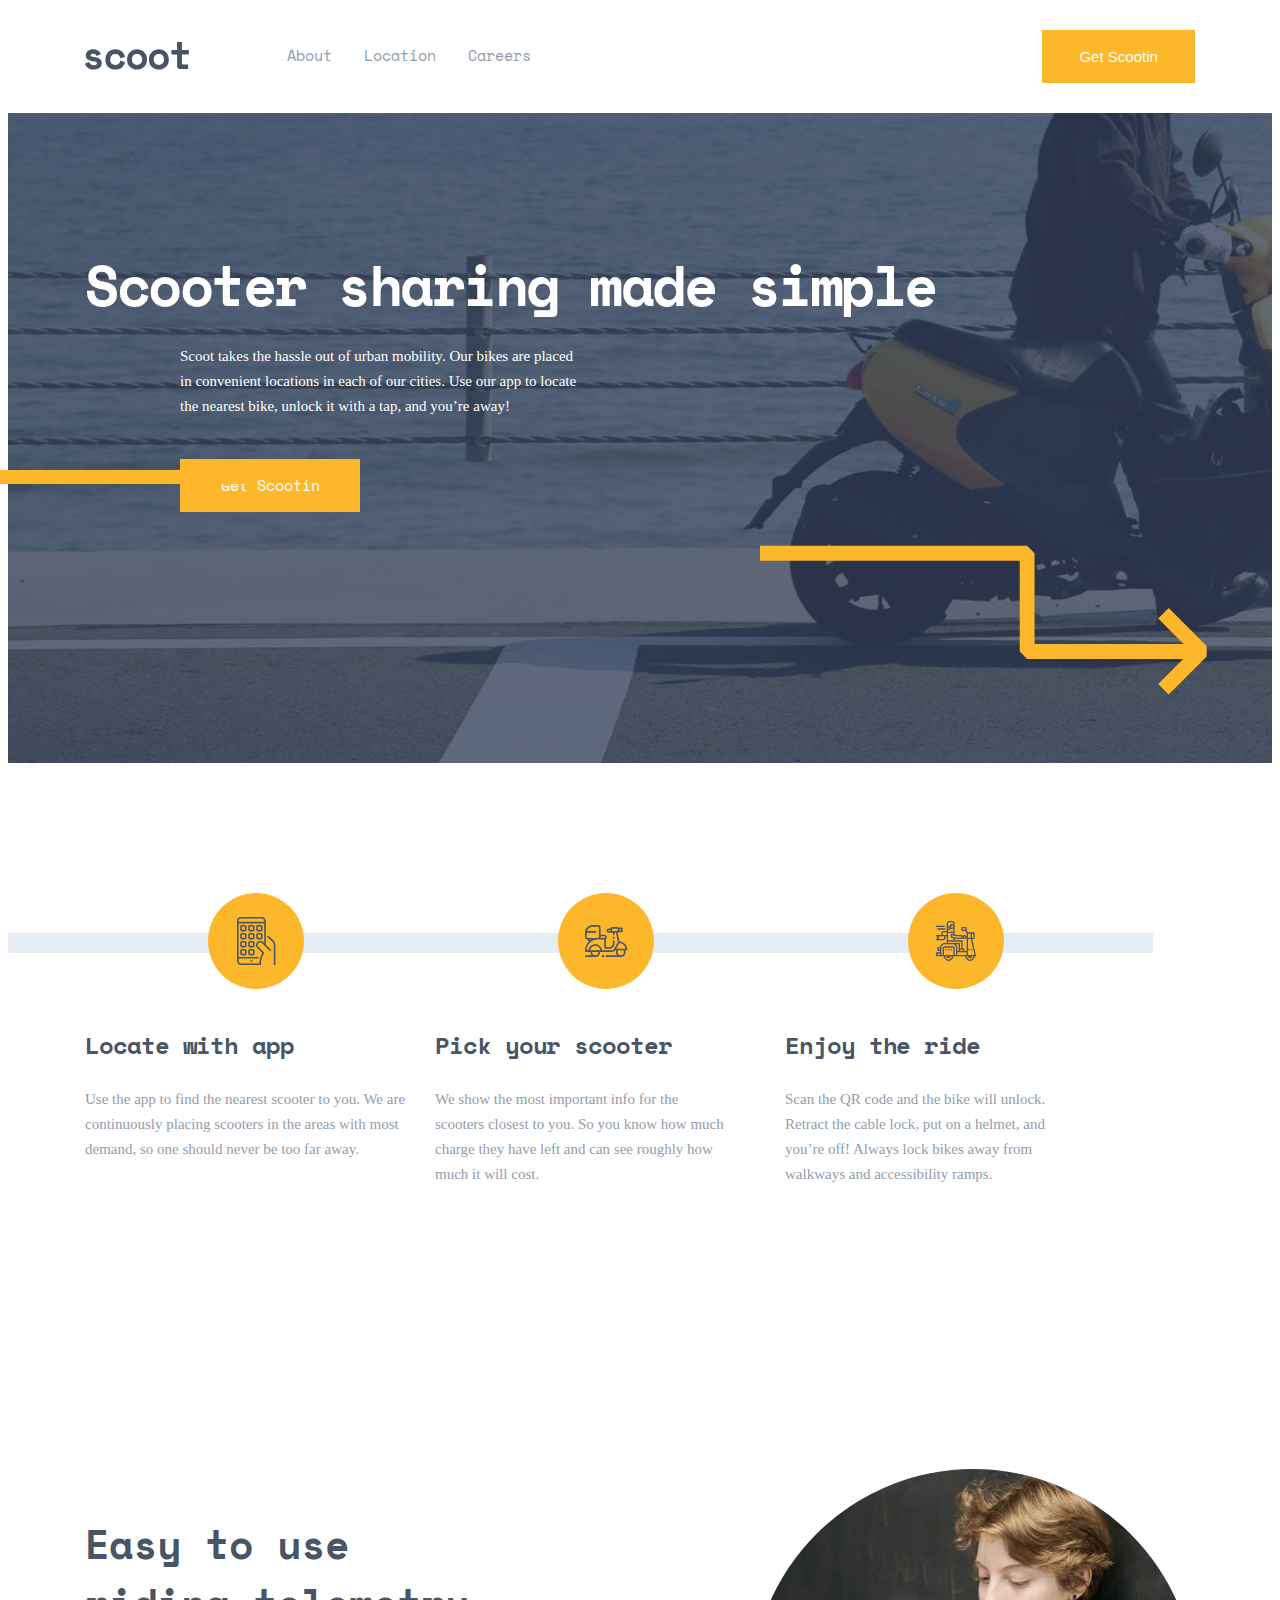
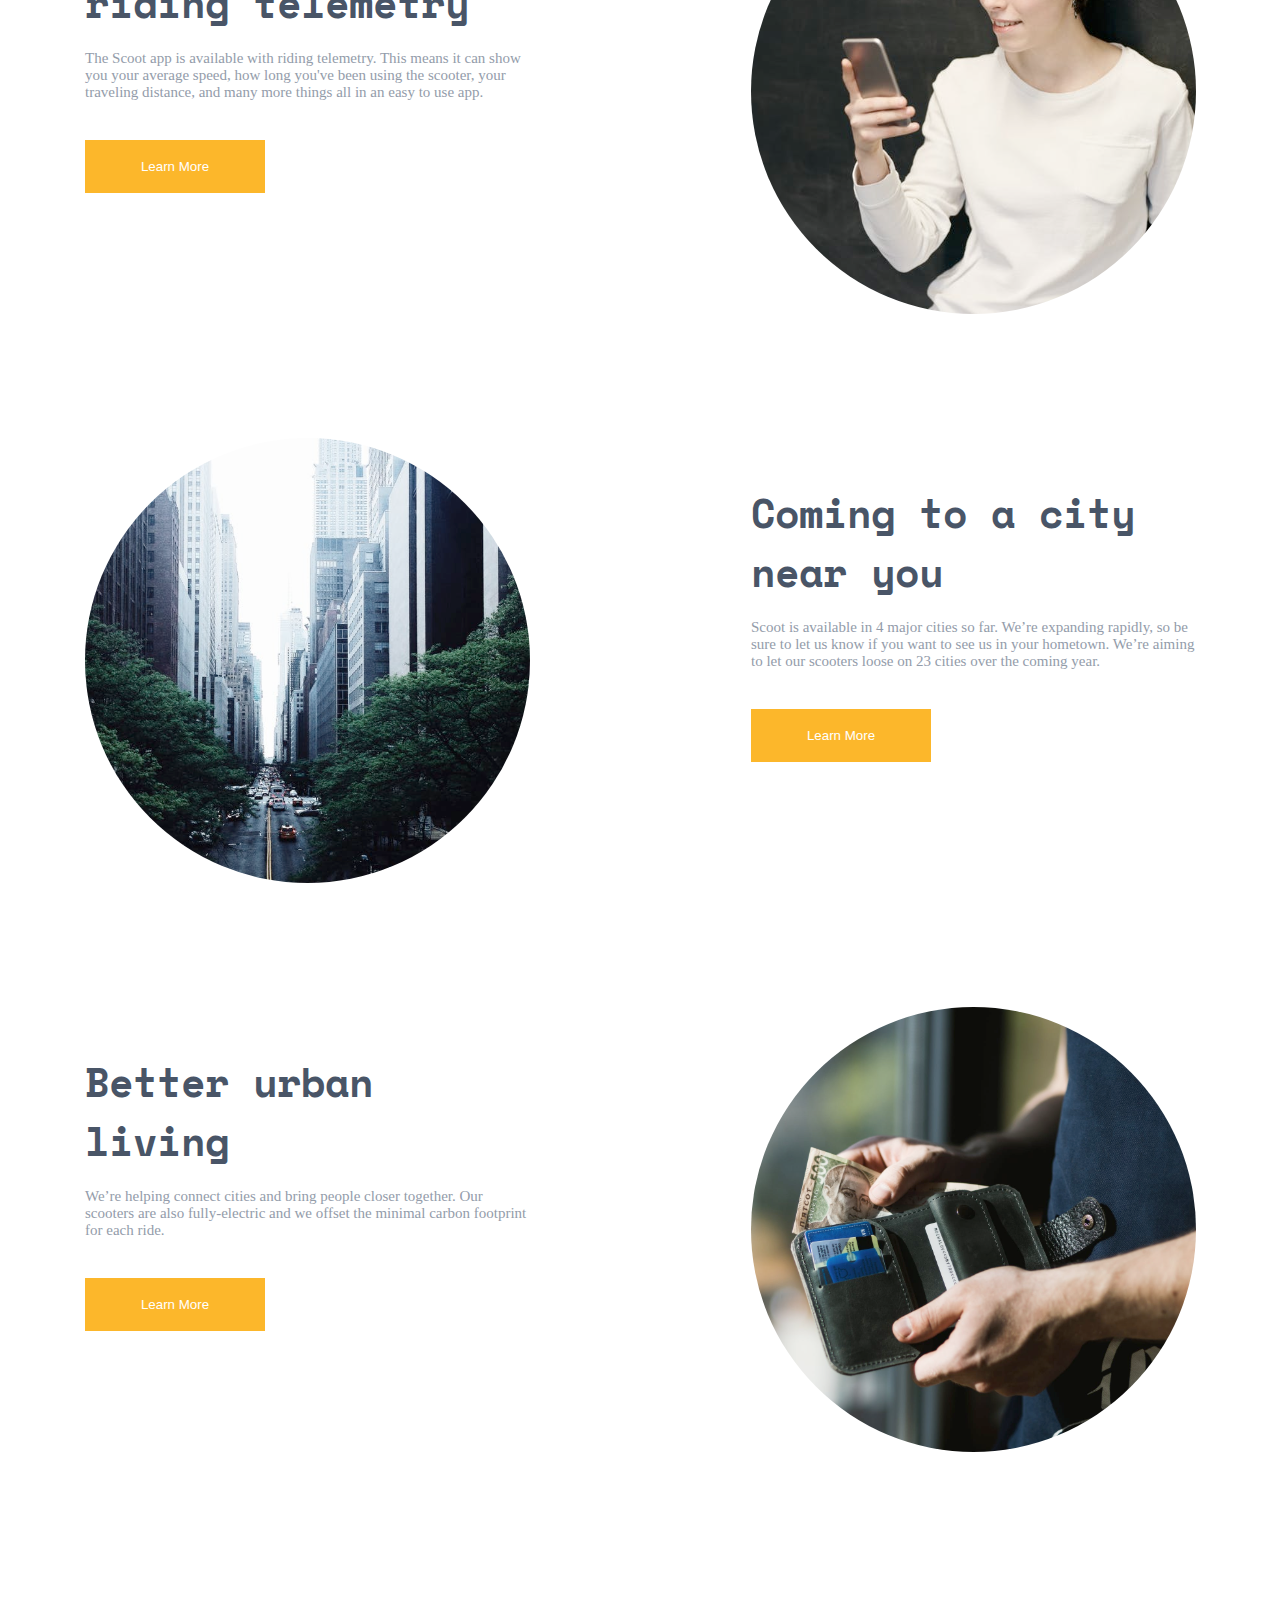
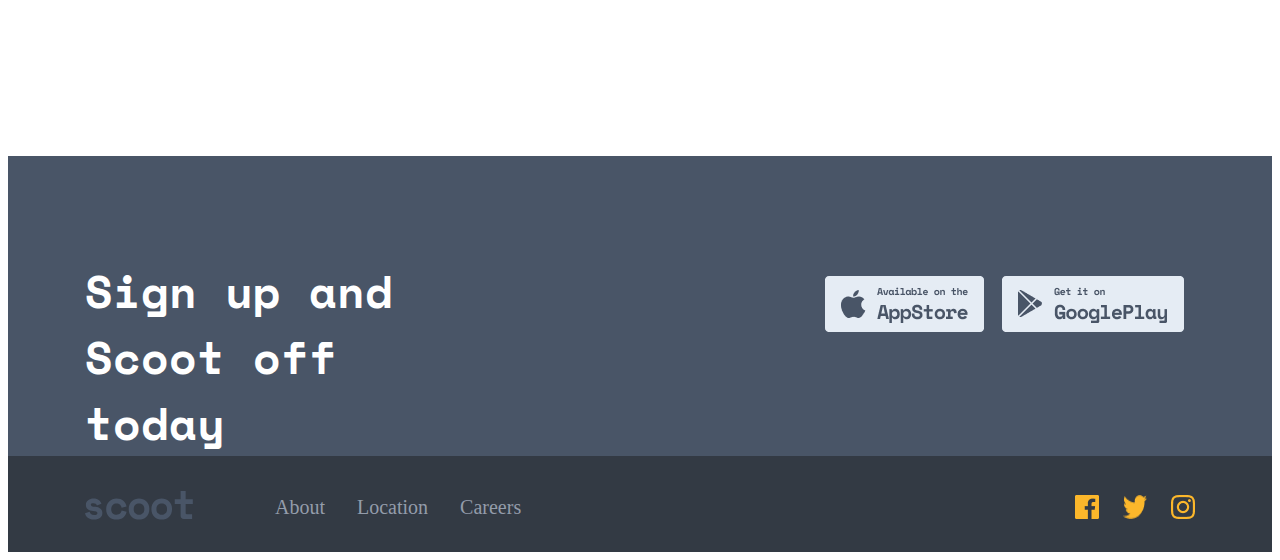
<file: index.html>
<!DOCTYPE html>
<html lang="en">

<head>
  <meta charset="UTF-8" />
  <meta http-equiv="X-UA-Compatible" content="IE=edge" />
  <meta name="viewport" content="width=device-width, initial-scale=1.0" />
  <link rel="preconnect" href="https://fonts.googleapis.com">
  <link rel="preconnect" href="https://fonts.gstatic.com" crossorigin>
  <link href="https://fonts.googleapis.com/css2?family=Lexend+Deca&family=Space+Mono:wght@400;700&display=swap"
    rel="stylesheet">
  <link rel="stylesheet" href="./css/style.min.css" />
  <title>Index</title>
</head>

<body>
  <header>
    <div class="container">
      <nav class="nav">
        <img src="./images/scoot.svg" alt="" class="nav__logo" />
        <!-- <img src="./images/menu.png" alt="" class="nav__menu"> -->
        <ul class="nav__ul">
          <li class="nav__ul_li">
            <a href="about.html" class="nav__ul_li-link">About</a>
          </li>
          <li class="nav__ul_li">
            <a href="locations.html" class="nav__ul_li-link">Location</a>
          </li>
          <li class="nav__ul_li">
            <a href="careers.html" class="nav__ul_li-link">Careers</a>
          </li>
        </ul>
        <button class="nav__btn">Get Scootin</button>
      </nav>
    </div>
  </header>
  <main>
    <!-- INTRO SECTION START -->
    <section class="intro">
      <div class="container">

        <h1 class="intro__h1">Scooter sharing  made simple</h1>
        <!-- <div class="intro__hr"></div> -->

        <p class="intro__p">
          Scoot takes the hassle out of urban mobility. Our bikes are placed
          in convenient locations in each of our cities. Use our app to locate
          the nearest bike, unlock it with a tap, and you’re away!
        </p>
        <div class="intro__hr">
        </div>
        <img src="./images/Group 8 Copy.svg" alt="" class="intro__img">
        <button class="intro__btn">Get Scootin</button>
        </hr>
      </div>
    </section>
    <!-- INTRO SECTION END -->
    <!-- HERO SECTION START -->
    <section class="hero">
      <div class="container">
      
        <div class="hero__text">
          <div class="hero__text_card">
            <img src="./images/Group 8.svg" alt="" class="hero__text_card-img">
            <h3 class="hero__text_card-h1">Locate with app</h3>
            <p class="hero__text_card-p">
              Use the app to find the nearest scooter to you. 
              We are continuously placing scooters in the
              areas with most demand, so one should never 
              be too far away.
            </p>
          </div>
          <div class="hero__text_card">
            <img src="./images/Group 9.svg" alt="" class="hero__text_card-img">
            <h3 class="hero__text_card-h1">Pick your scooter</h3>
            <p class="hero__text_card-p">
              We show the most important info for the <br />
              scooters closest to you. So you know how much <br />
              charge they have left and can see roughly how <br />
              much it will cost.
            </p>
          </div>
          <div class="hero__text_card">
            <img src="./images/Group 10.svg" alt="" class="hero__text_card-img">
            <h3 class="hero__text_card-h1">Enjoy the ride</h3>
            <p class="hero__text_card-p">
              Scan the QR code and the bike will unlock. <br />
              Retract the cable lock, put on a helmet, and <br />
              you’re off! Always lock bikes away from <br />
              walkways and accessibility ramps.
            </p>
          </div>
        </div>
        <div class="hero__oval">
          <img src="./images/Group 8.svg" alt="" class="hero__oval_img-1" />
          <img src="./images/Group 9.svg" alt="" class="hero__oval_img-2" />
          <img src="./images/Group 10.svg" alt="" class="hero__oval_img-3" />
        </div>
       
        </div>
      </div>
    </section>
    <!-- HERO SECTION END -->
    <!-- MAIN SECTION START -->
    <section class="main">
      <div class="container">
        
          <div class="main__block">
            
            <div class="main__block--grid">
              <h3>Easy to use
                riding telemetry</h3>
              <p>The Scoot app is available with riding telemetry. This means it can show you your average speed, how
                long you've been using the scooter, your traveling distance, and many more things all in an easy to use
                app.</p>
            <button>
                  Learn More
                </button>
            </div>
            <div class="main__block--grid">
              <img src="./images/Bitmap1.svg" alt="">
            </div>
           
            <div class="main__block--grid">
              <img src="./images/batmap2.svg" alt="">
            </div>
            <div class="main__block--grid">
              <h3>Coming to a city near you</h3>
              <p>Scoot is available in 4 major cities so far. We’re expanding rapidly, so be sure to let us know if you
                want to see us in your hometown. We’re aiming to let our scooters loose on 23 cities over the coming
                year.</p>
                <button>
                  Learn More
                </button>
            </div>
            <div class="main__block--grid">
              <h3>Better urban living</h3>
              <p>We’re helping connect cities and bring people closer  together. Our scooters are also
                fully-electric and we offset the minimal carbon footprint for each ride.</p>
                <button>
                  Learn More
                </button>
            </div>
            <div class="main__block--grid">
              <img src="./images/Bitmap3.svg" alt="">
            </div>
            </div>
          </div>


    </section>
    <!-- ===========FOOTER START=========== -->

    <footer class="footer">
      <div class=" footer__block1">
        <div class="container">
          <h2 class="footer__block1_h2">
            Sign up and Scoot off today
          </h2>
          <div class="footer__block1_wrapper">
            <div class="footer__block1_apple">
              <img src="./images//Group 28.png" alt="" class="footer__block1_apple">

            </div>


            <div class="footer__block1_google">
              <img src="./images/Group 29.png" alt="" class="footer__block1_google">
            </div>
          </div>
        </div>
      </div>

      <div class="footer__block2">
        <div class="container">
          <div class="footer__block_wrapper">
            <img src="./images/scoot.svg" alt="" class="footer__block2_img">
            <ul class="footer__block2_ul">
              <li class="footer__block2_ul-li"><a href="about.html" class="footer__block2_link">About</a></li>
              <li class="footer__block2_ul-li"><a href="locations.html" class="footer__block2_link">Location</a></li>
              <li class="footer__block2_ul-li"><a href="careers.html" class="footer__block2_link">Careers</a></li>
            </ul>
          </div>
          <div class="footer__block2_wrapper2">
            <img src="./images/Path.png" alt="" class="footer__block2_facebook">

            <img src="./images/twitter.png" alt="" class="footer__block2_twitter">
            <img src="./images/insta.png" alt="" class="footer__block2_insta">
          </div>
        </div>
      </div>
    </footer>
  </main>
</body>

</html>
</file>
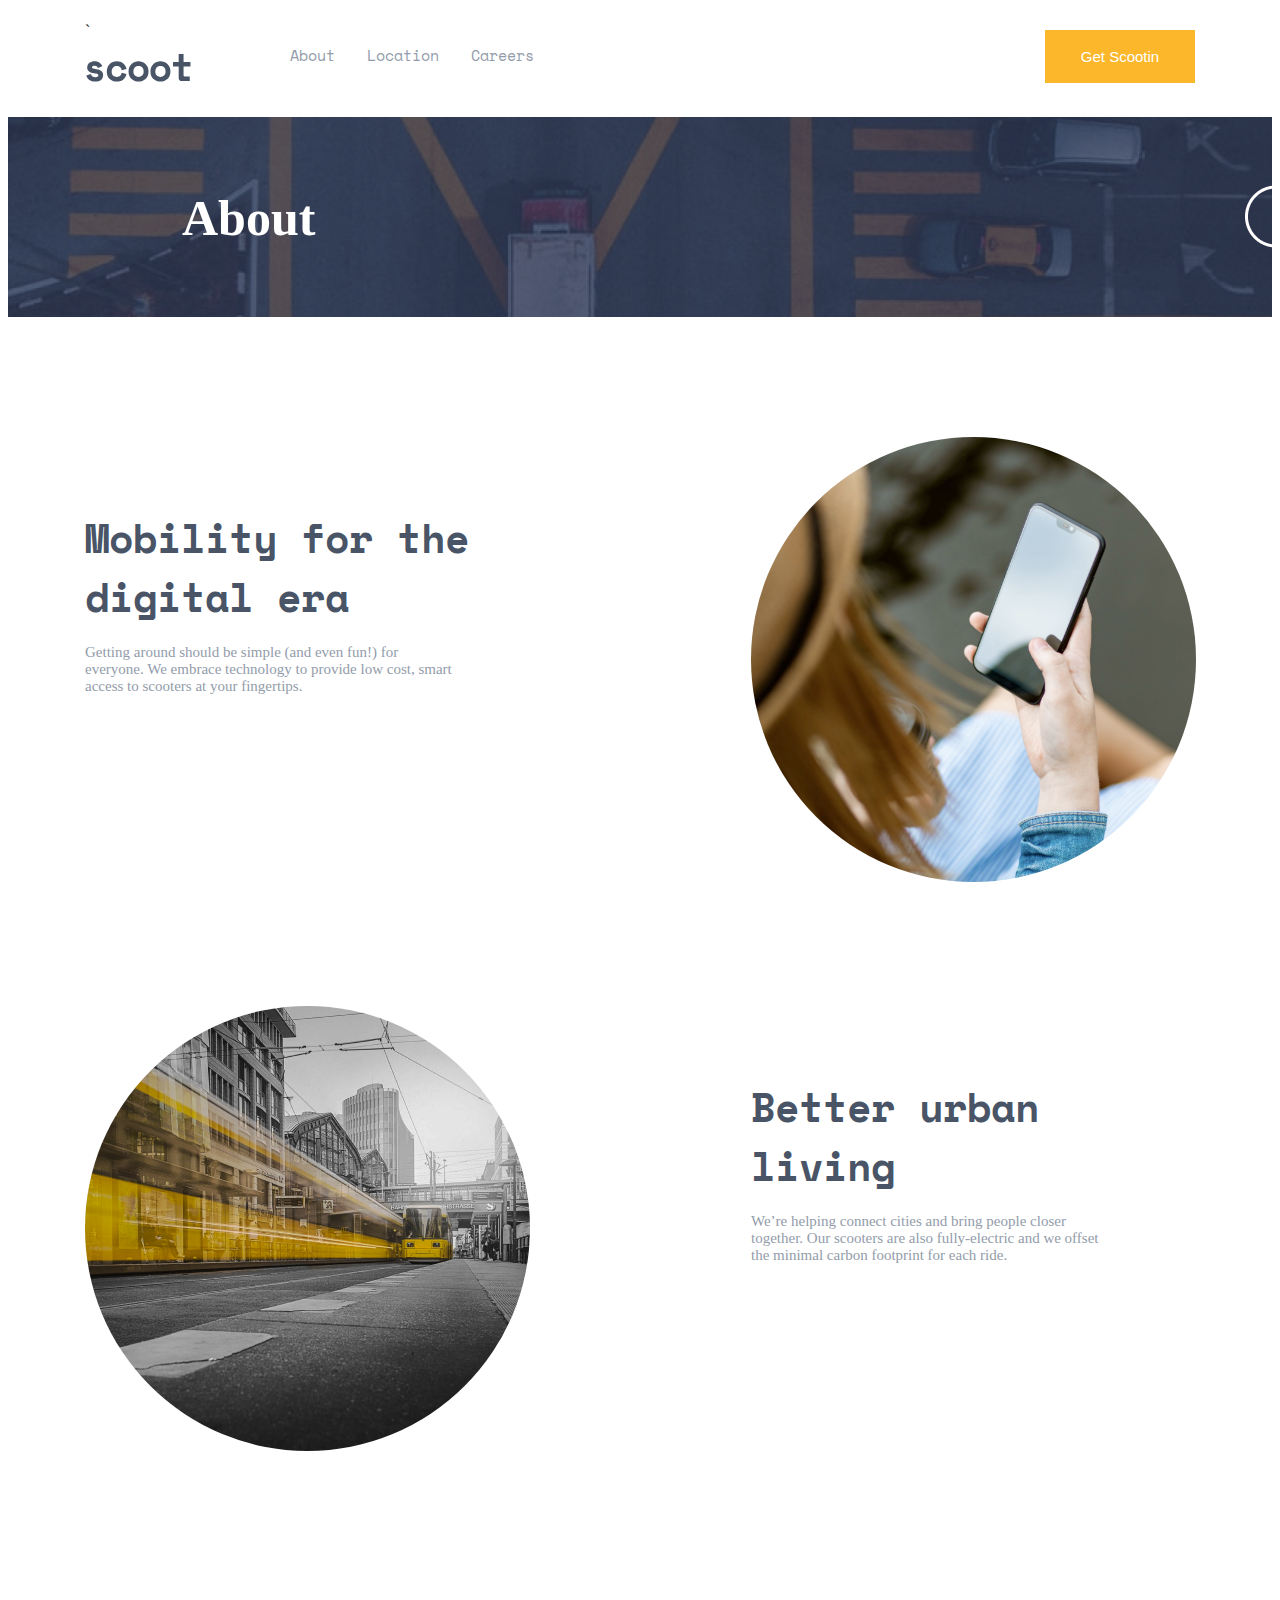
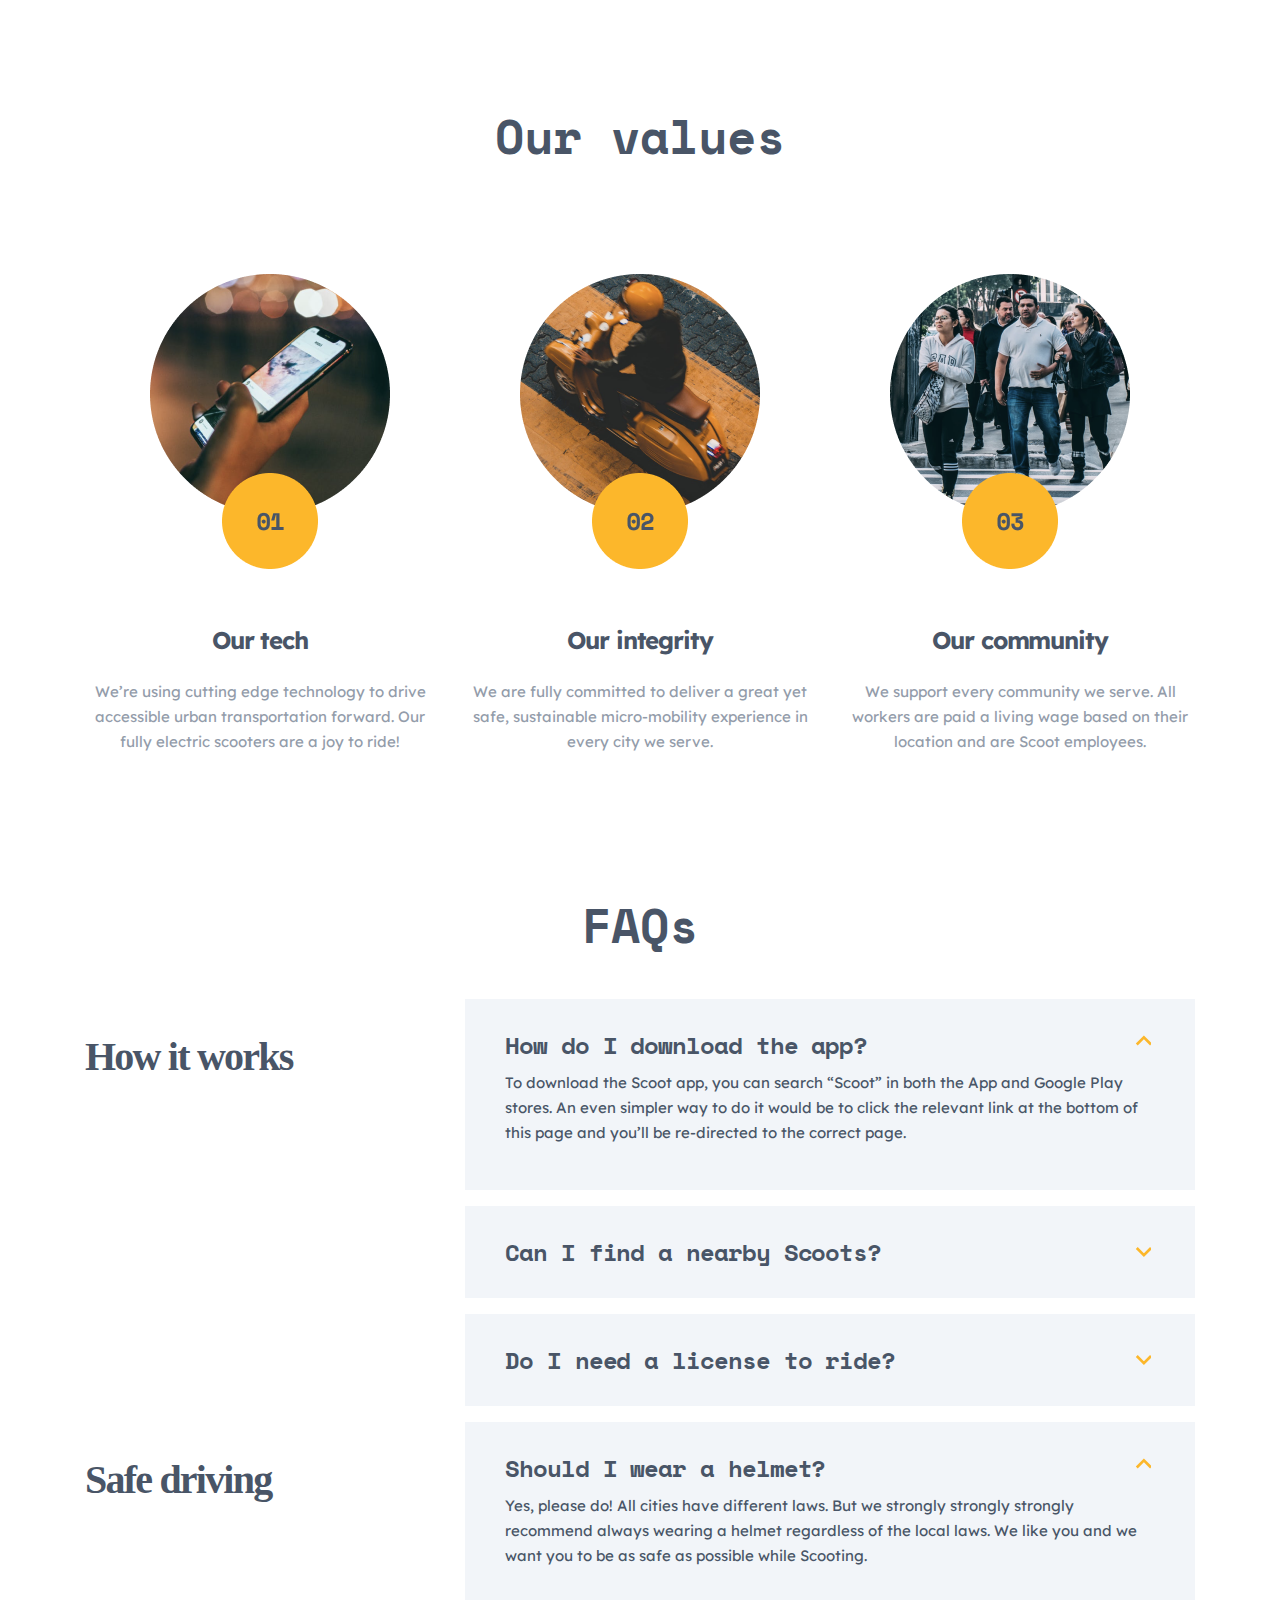
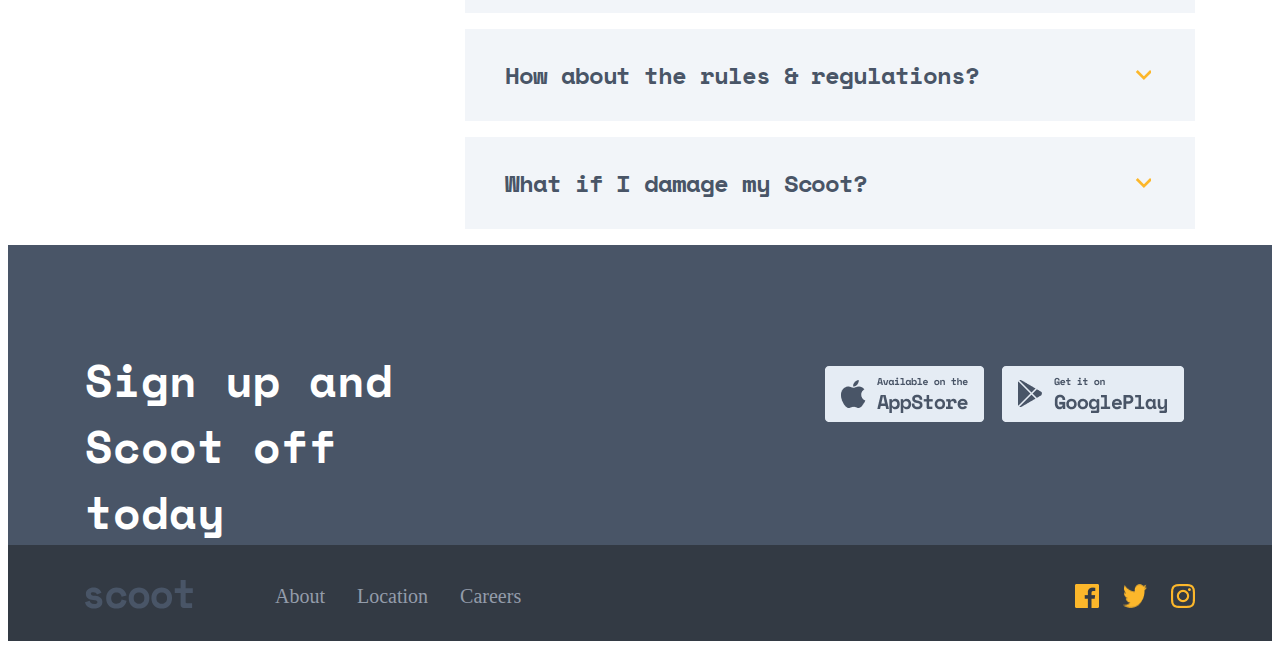
<file: about.html>
<!DOCTYPE html>
<html lang="en">

<head>
    <meta charset="UTF-8" />
    <meta http-equiv="X-UA-Compatible" content="IE=edge" />
    <meta name="viewport" content="width=device-width, initial-scale=1.0" />
    <link rel="preconnect" href="https://fonts.googleapis.com" />
    <link rel="preconnect" href="https://fonts.gstatic.com" crossorigin />
    <link href="https://fonts.googleapis.com/css2?family=Lexend+Deca&family=Space+Mono:wght@400;700&display=swap"
        rel="stylesheet" />
    <link rel="stylesheet" href="./css/style_2.min.css" />
    <title>About</title>
</head>

<body>
    <header class="header">
        <div class="container">
            <nav class="nav">
                <nav class="nav__logo">`
                    <img src="images/scoot.svg" alt="" class="nav__logo" />
                </nav>
                <ul class="nav__ul">
                    <li class="nav__ul_li">
                        <a href="about.html" class="nav__ul_li-link">About</a>
                    </li>
                    <li class="nav__ul_li">
                        <a href="locations.html" class="nav__ul_li-link">Location</a>
                    </li>
                    <li class="nav__ul_li">
                        <a href="careers.html" class="nav__ul_li-link">Careers</a>
                    </li>
                </ul>
                <button class="nav__btn">Get Scootin</button>
            </nav>
        </div>
        <div class="header__about">
            <div class="container">
                <h1 class="header__about_h1">About</h1>
            </div>
        </div>
    </header>


    <section class="wrapper">
        <div class="container">
            <div class="wrapper__block">
                <div class="wrapper__block--grid">
                    <h3>Mobility for the  digital era</h3>
                    <p>Getting around should be simple (and even fun!) for <br> everyone. We embrace technology to provide
                        low cost, smart <br> access to scooters at your fingertips.</p>
                </div>
                <div class="wrapper__block--grid">
                    <img src="./images/Bitmap_new.svg" alt="">
                </div>
                <div class="wrapper__block--grid">
                    <img src="./images/new_2.png" alt="">
                </div>
                <div class="wrapper__block--grid">
                    <h3>Better urban living</h3>
                    <p>We’re helping connect cities and bring people closer <br> together. Our scooters are also
                        fully-electric and we offset <br> the minimal carbon footprint for each ride.</p>
                </div>
            </div>
        </div>
    </section>
    <section class="intro">
        <div class="container">

            <div class="wrapper3">
                <h1 class="wrapper3__h1">Our values</h1>
                <div class="wrapper3__img">
                    <img src="./images/Group 11.png" alt="" class="" />
                    <img src="./images/Group 24.png" alt="" class="" />
                    <img src="./images/Group 12.png" alt="" class="" />
                </div>
                <div class="wrapper3__card">
                    <div class="wrapper3__text">
                        <h3 class="wrapper3__text_h3">Our tech</h3>
                        <p class="wrapper3__text_p">
                            We’re using cutting edge technology to drive accessible urban
                            transportation forward. Our fully electric scooters are a joy to
                            ride!
                        </p>
                    </div>

                    <div class="wrapper3__text">
                        <h3 class="wrapper3__text_h3">Our integrity</h3>
                        <p class="wrapper3__text_p">
                            We are fully committed to deliver a great yet safe, sustainable
                            micro-mobility experience in every city we serve.
                        </p>
                    </div>

                    <div class="wrapper3__text">
                        <h3 class="wrapper3__text_h3">Our community</h3>
                        <p class="wrapper3__text_p">
                            We support every community we serve. All workers are paid a
                            living wage based on their location and are Scoot employees.
                        </p>
                    </div>
                </div>
            </div>

        </div>
        <!-- ========WRAPPER-3======== -->

        </div>
    </section>
    <!-- ==========HERO SECTION START======= -->
    <section class="hero">
        <div class="container">
            <h2 class="hero__title">FAQs</h2>
            <!--WRAPPER1  -->
            <div class="hero__wrapper1">
                <h2 class="hero__wrapper1_h2">How it works</h2>
                <div class="hero_wrapper1_card">
                    <div class="hero__wrapper1_card-card1">
                        <h2 class="hero__wrapper1_card-h2">How do I download the app?</h2>
                        <img src="./images/Path 3.svg" alt="" class="hero__wrapper1_card-img" />

                        <p class="hero__wrapper1_card-p">
                            To download the Scoot app, you can search “Scoot” in both the
                            App and Google Play stores. An even simpler way to do it would
                            be to click the relevant link at the bottom of this page and
                            you’ll be re-directed to the correct page.
                        </p>
                    </div>

                    <div class="hero__wrapper1_card-card2">
                        <h2 class="hero__wrapper1_card-h2">
                            Can I find a nearby Scoots?
                        </h2>
                        <img src="./images/Path 4.svg" alt="" class="hero__wrapper1_card-img2" />
                    </div>

                    <div class="hero__wrapper1_card-card2">
                        <h2 class="hero__wrapper1_card-h2">
                            Do I need a license to ride?
                        </h2>
                        <img src="./images/Path 4.svg" alt="" class="hero__wrapper1_card-img2" />
                    </div>




                </div>
            </div>
            <!-- wrapper2 -->
            <div class="hero__wrapper1">
                <h2 class="hero__wrapper1_h2">Safe driving</h2>
                <div class="hero_wrapper1_card">
                    <div class="hero__wrapper1_card-card1">
                        <h2 class="hero__wrapper1_card-h2">Should I wear a helmet?</h2>
                        <img src="./images/Path 3.svg" alt="" class="hero__wrapper1_card-img" />

                        <p class="hero__wrapper1_card-p">
                            Yes, please do! All cities have different laws. But we strongly strongly strongly recommend
                            always wearing a helmet regardless of the local laws. We like you and we want you to be as
                            safe as possible while Scooting.
                        </p>
                    </div>

                    <div class="hero__wrapper1_card-card2">
                        <h2 class="hero__wrapper1_card-h2">
                            How about the rules & regulations?
                        </h2>
                        <img src="./images/Path 4.svg" alt="" class="hero__wrapper1_card-img2" />
                    </div>

                    <div class="hero__wrapper1_card-card2">
                        <h2 class="hero__wrapper1_card-h2">
                            What if I damage my Scoot?
                        </h2>
                        <img src="./images/Path 4.svg" alt="" class="hero__wrapper1_card-img2" />
                    </div>

                </div>
            </div>

        </div>
        </div>
    </section>
    <!-- ===========FOOTER START=========== -->

    <footer class="footer">
        <div class=" footer__block1">
            <div class="container">
                <h2 class="footer__block1_h2">
                    Sign up and Scoot off today
                </h2>
                <div class="footer__block1_wrapper">
                    <div class="footer__block1_apple">
                        <img src="./images//Group 28.png" alt="" class="footer__block1_apple">

                    </div>


                    <div class="footer__block1_google">
                        <img src="./images/Group 29.png" alt="" class="footer__block1_google">
                    </div>
                </div>
            </div>
        </div>



        <div class="footer__block2">
            <div class="container">
                <div class="footer__block_wrapper">
                    <img src="./images/scoot.svg" alt="" class="footer__block2_img">
                    <ul class="footer__block2_ul">
                        <li class="footer__block2_ul-li"><a href="about.html" class="footer__block2_link">About</a></li>
                        <li class="footer__block2_ul-li"><a href="locations.html"
                                class="footer__block2_link">Location</a></li>
                        <li class="footer__block2_ul-li"><a href="careers.html" class="footer__block2_link">Careers</a>
                        </li>
                    </ul>
                </div>
                <div class="footer__block2_wrapper2">
                    <img src="./images/Path.png" alt="" class="footer__block2_facebook">

                    <img src="./images/twitter.png" alt="" class="footer__block2_twitter">
                    <img src="./images/insta.png" alt="" class="footer__block2_insta">
                </div>
            </div>
        </div>
    </footer>
</body>

</html>
</file>
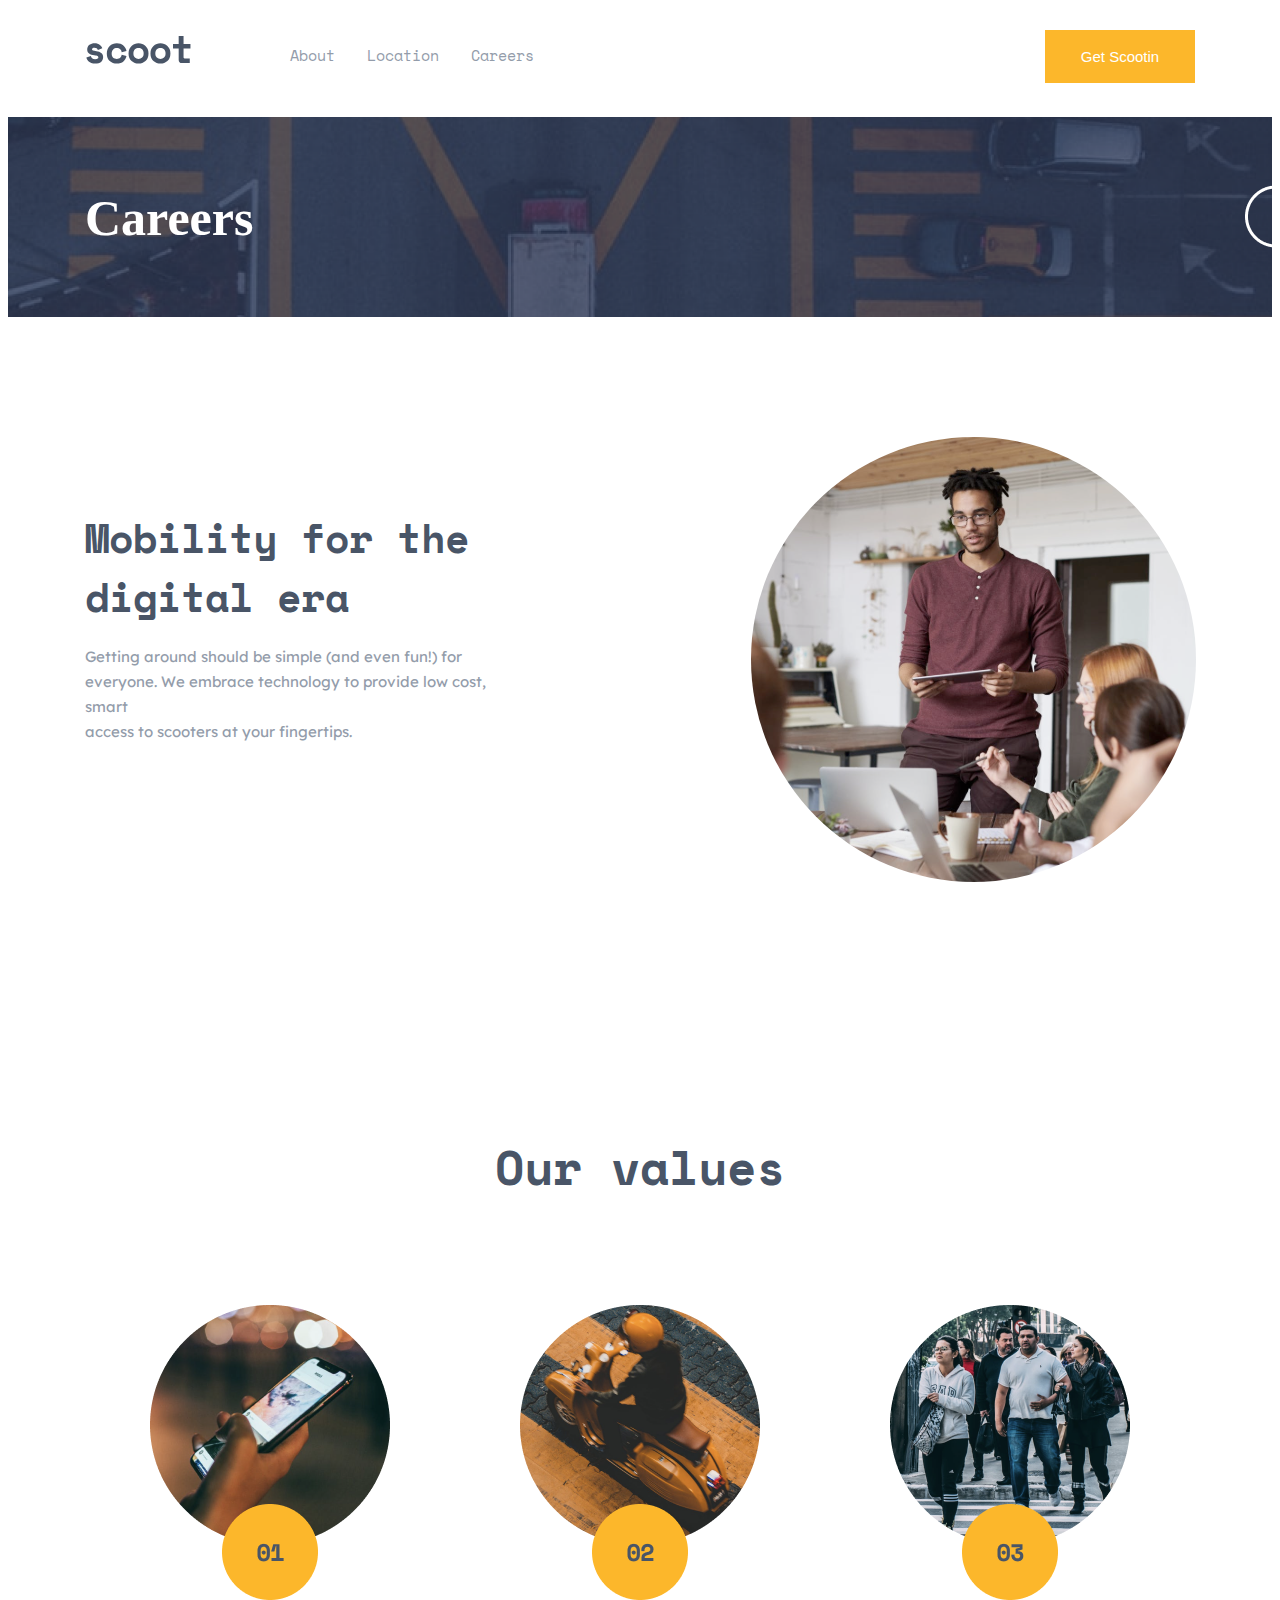
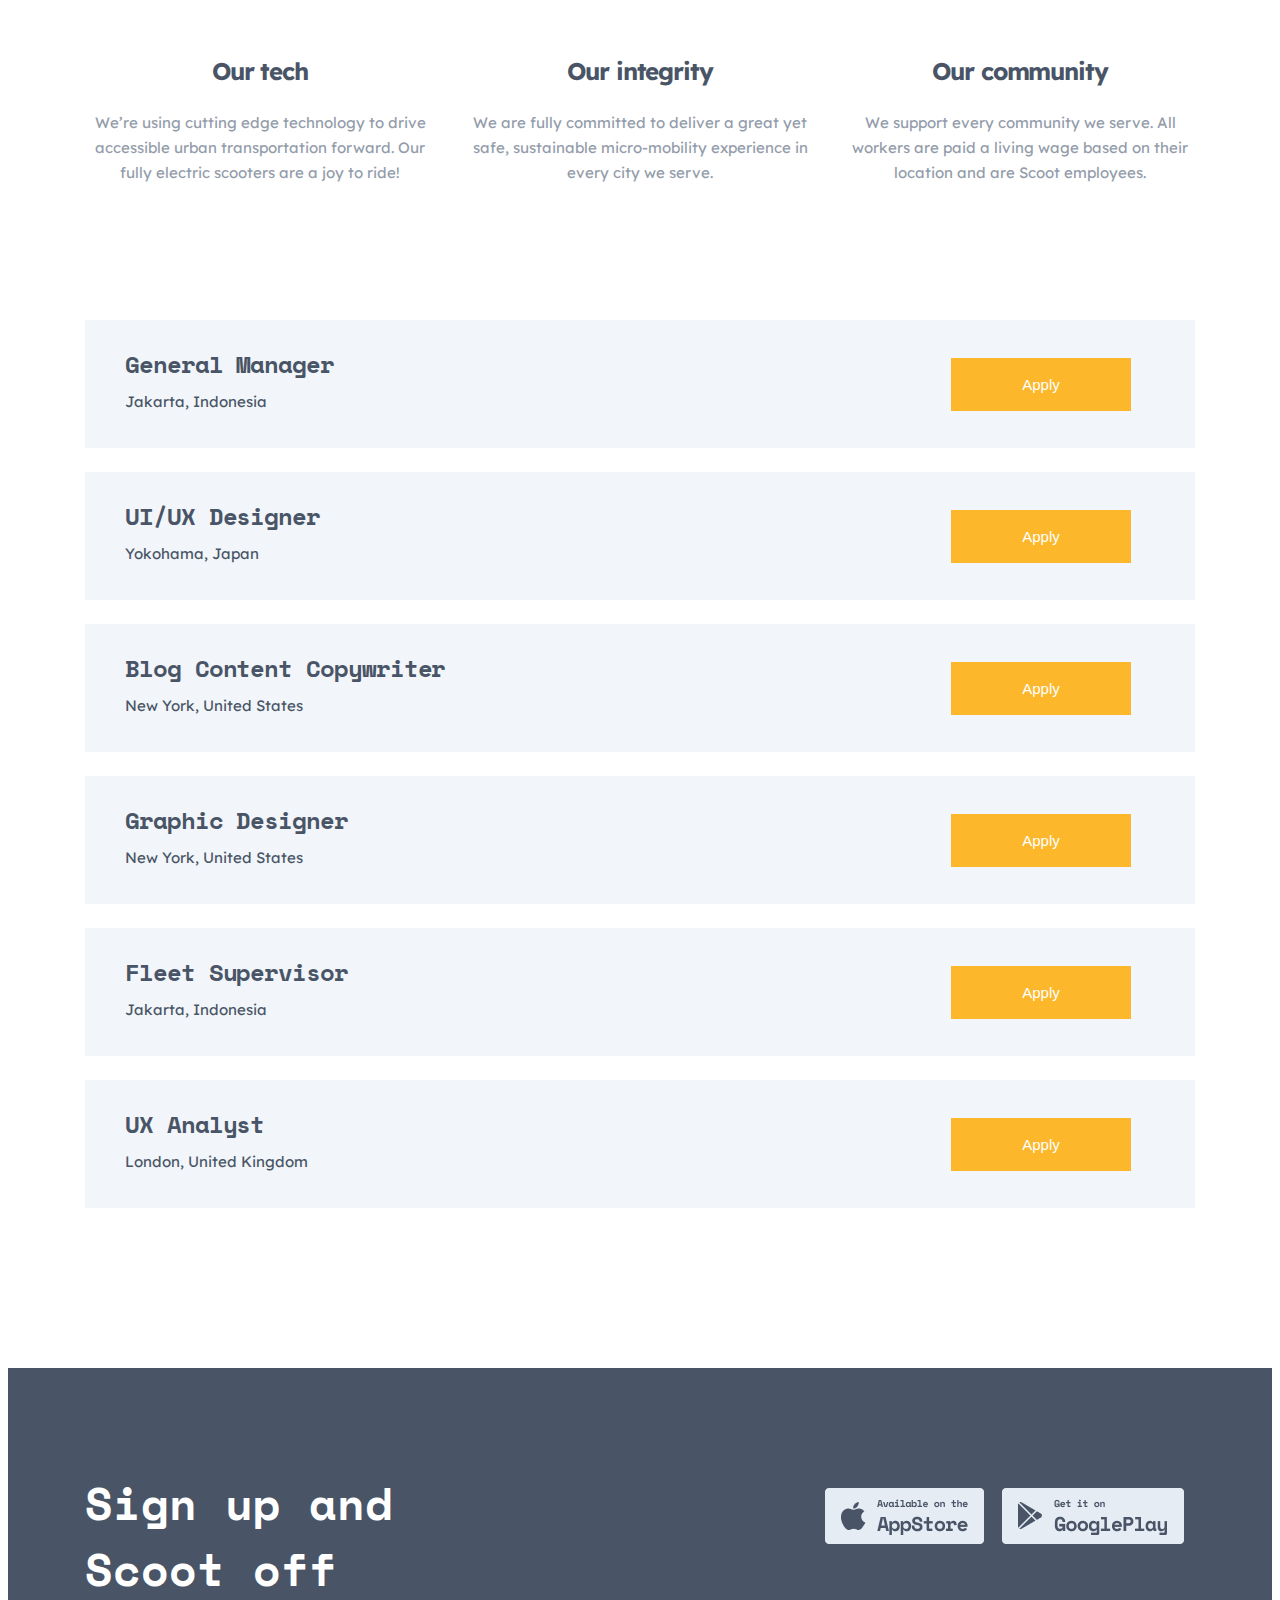
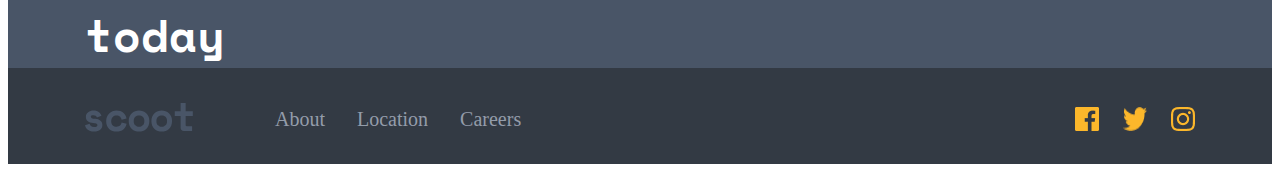
<file: careers.html>
<!DOCTYPE html>
<html lang="en">
  <head>
    <meta charset="UTF-8" />
    <meta http-equiv="X-UA-Compatible" content="IE=edge" />
    <meta name="viewport" content="width=, initial-scale=1.0" />
    <link rel="preconnect" href="https://fonts.googleapis.com" />
    <link rel="preconnect" href="https://fonts.gstatic.com" crossorigin />
    <link
      href="https://fonts.googleapis.com/css2?family=Lexend+Deca&family=Space+Mono:wght@400;700&display=swap"
      rel="stylesheet"
    />
    <link rel="stylesheet" href="./scss/../css/style_3.min.css" />
    <title>Careers</title>
  </head>
  <body>
    <header class="header">
      <div class="container">
        <nav class="nav">
          <nav class="nav__logo">
            <img src="images/scoot.svg" alt="" class="nav__logo" />
          </nav>
          <ul class="nav__ul">
            <li class="nav__ul_li">
              <a href="about.html" class="nav__ul_li-link">About</a>
            </li>
            <li class="nav__ul_li">
              <a href="locations.html" class="nav__ul_li-link">Location</a>
            </li>
            <li class="nav__ul_li">
              <a href="careers.html" class="nav__ul_li-link">Careers</a>
            </li>
          </ul>
          <button class="nav__btn">Get Scootin</button>
        </nav>
      </div>
      <div class="header__about">
        <div class="container">
          <h1 class="header__about_h1">Careers</h1>
        </div>
      </div>
    </header>
    <!-- =========INTRO SECTION START========== -->
    <section class="intro">
      <div class="container">
<section class="wrapper">
  <div class="container">
    <div class="wrapper__block">
      <div class="wrapper__block--grid">
          <h3>Mobility for the  digital era</h3>
          <p>Getting around should be simple (and even fun!) for <br> everyone. We embrace technology to provide
              low cost, smart <br> access to scooters at your fingertips.</p>
      </div>
      <div class="wrapper__block--grid">
          <img src="./images/Bitmap-carera.svg" alt="">
      </div>
  </div>
  </div>
</section>









        <!-- <div class="wrapper1">
          <div class="wrapper1__title">
            <h2 class="wrapper1__title_h2">Mobility for the digital era</h2>
            <p class="wrapper1__title_p">
              Getting around should be simple (and even fun!) for everyone. We
              embrace technology to provide low cost, smart access to scooters
              at your fingertips.
            </p>
            <button class="wrapper1__title_btn">Say Hello</button>
          </div>

          <div class="wrapper1__img">
        <img src="./images/Bitmap-carera.svg" alt="">
          </div>
        </div> -->
        <!-- =======Wrapper2==== -->
        <div class="wrapper3">
          <h1 class="wrapper3__h1">Our values</h1>
          <div class="wrapper3__img">
            <img src="./images/Group 11.png" alt="" class="" />
            <img src="./images/Group 24.png" alt="" class="" />
            <img src="./images/Group 12.png" alt="" class="" />
          </div>
          <div class="wrapper3__card">
            <div class="wrapper3__text">
              <h3 class="wrapper3__text_h3">Our tech</h3>
              <p class="wrapper3__text_p">
                We’re using cutting edge technology to drive accessible urban
                transportation forward. Our fully electric scooters are a joy to
                ride!
              </p>
            </div>

            <div class="wrapper3__text">
              <h3 class="wrapper3__text_h3">Our integrity</h3>
              <p class="wrapper3__text_p">
                We are fully committed to deliver a great yet safe, sustainable
                micro-mobility experience in every city we serve.
              </p>
            </div>

            <div class="wrapper3__text">
              <h3 class="wrapper3__text_h3">Our community</h3>
              <p class="wrapper3__text_p">
                We support every community we serve. All workers are paid a
                living wage based on their location and are Scoot employees.
              </p>
            </div>
          </div>
        </div>
      </div>
    </section>
    <!-- =========HERO SECTION START========== -->
    <section class="hero">
      <div class="container">
        <!-- ======1====== -->
        <div class="hero__card">
          <div class="hero__card_title">
            <h3 class="hero__card_title-h3">General Manager</h3>
            <p class="hero__card_title-p">Jakarta, Indonesia</p>
          </div>
          <button class="hero__card_btn">Apply</button>
        </div>

        <!-- ======2====== -->
        <div class="hero__card">
          <div class="hero__card_title">
            <h3 class="hero__card_title-h3">UI/UX Designer</h3>
            <p class="hero__card_title-p">Yokohama, Japan</p>
          </div>
          <button class="hero__card_btn">Apply</button>
        </div>
        <!-- ======3====== -->
        <div class="hero__card"> 
          <div class="hero__card_title">
            <h3 class="hero__card_title-h3">Blog Content Copywriter</h3>
            <p class="hero__card_title-p">New York, United States</p>
          </div>
          <button class="hero__card_btn">Apply</button>
        </div>
        <!-- ======4====== -->
        <div class="hero__card">
          <div class="hero__card_title">
            <h3 class="hero__card_title-h3">Graphic Designer</h3>
            <p class="hero__card_title-p">New York, United States</p>
          </div>
          <button class="hero__card_btn">Apply</button>
        </div>
        <!-- ======5====== -->
        <div class="hero__card">
          <div class="hero__card_title">
            <h3 class="hero__card_title-h3">Fleet Supervisor</h3>
            <p class="hero__card_title-p">Jakarta, Indonesia</p>
          </div>
          <button class="hero__card_btn">Apply</button>
        </div>
        <!-- ======6====== -->
        <div class="hero__card">
          <div class="hero__card_title">
            <h3 class="hero__card_title-h3">UX Analyst</h3>
            <p class="hero__card_title-p">London, United Kingdom</p>
          </div>
          <button class="hero__card_btn">Apply</button>
        </div>
      </div>
    </section>

    <!-- ===========FOOTER START=========== -->

    <footer class="footer">
      <div class="footer__block1">
        <div class="container">
          <h2 class="footer__block1_h2">Sign up and Scoot off today</h2>
          <div class="footer__block1_wrapper">
            <div class="footer__block1_apple">
              <img
                src="./images//Group 28.png"
                alt=""
                class="footer__block1_apple"
              />
            </div>

            <div class="footer__block1_google">
              <img
                src="./images/Group 29.png"
                alt=""
                class="footer__block1_google"
              />
            </div>
          </div>
        </div>
      </div>

      <div class="footer__block2">
        <div class="container">
          <div class="footer__block_wrapper">
            <img src="./images/scoot.svg" alt="" class="footer__block2_img" />
            <ul class="footer__block2_ul">
              <li class="footer__block2_ul-li">
                <a href="#" class="footer__block2_link">About</a>
              </li>
              <li class="footer__block2_ul-li">
                <a href="#" class="footer__block2_link">Location</a>
              </li>
              <li class="footer__block2_ul-li">
                <a href="#" class="footer__block2_link">Careers</a>
              </li>
            </ul>
          </div>
          <div class="footer__block2_wrapper2">
            <img
              src="./images/Path.png"
              alt=""
              class="footer__block2_facebook"
            />

            <img
              src="./images/twitter.png"
              alt=""
              class="footer__block2_twitter"
            />
            <img src="./images/insta.png" alt="" class="footer__block2_insta" />
          </div>
        </div>
      </div>
    </footer>
  </body>
</html>
</file>
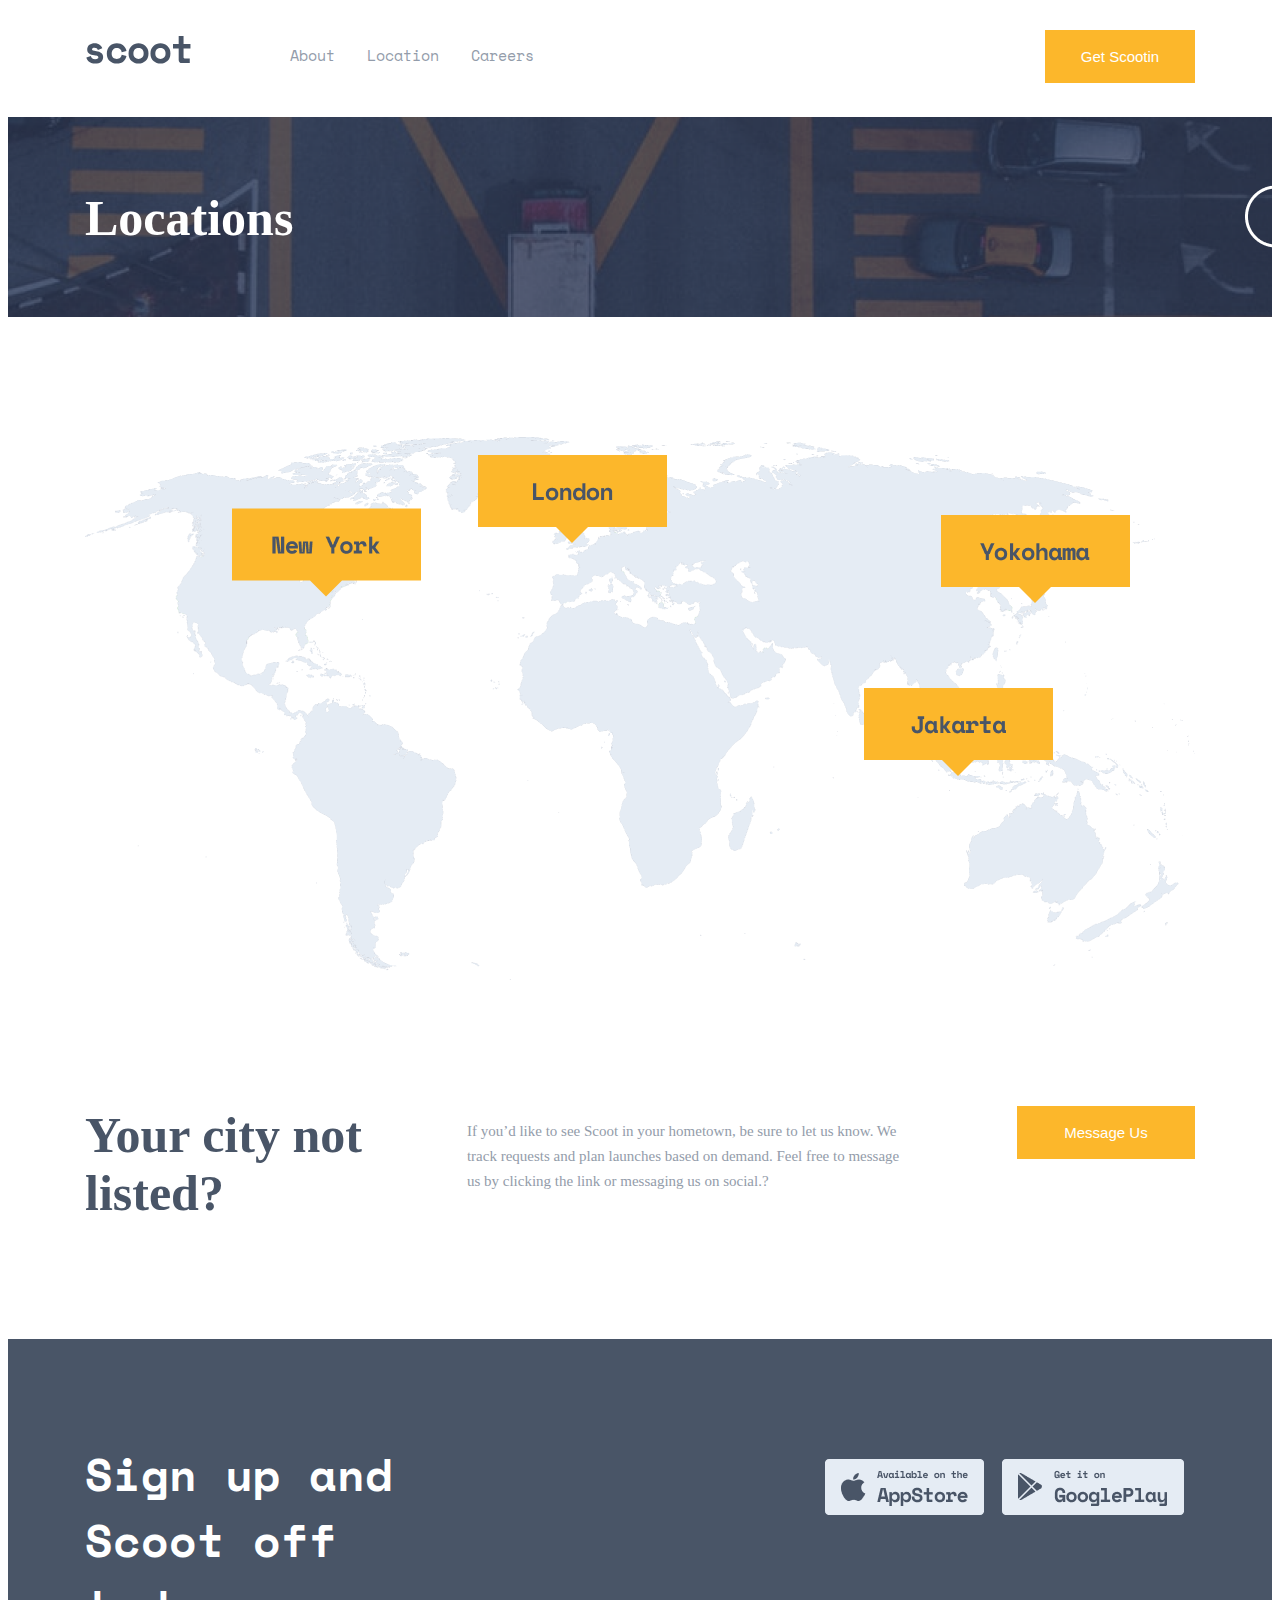
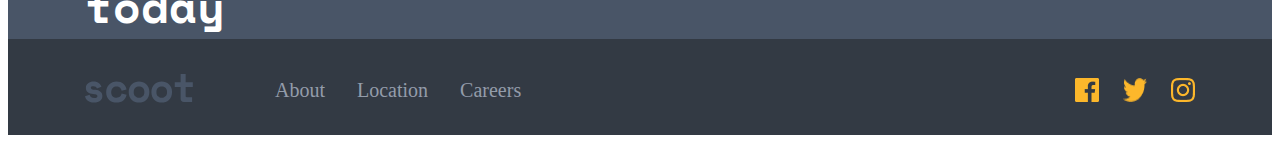
<file: locations.html>
<!DOCTYPE html>
<html lang="en">
  <head>
    <meta charset="UTF-8" />
    <meta http-equiv="X-UA-Compatible" content="IE=edge" />
    <meta name="viewport" content="width=device-width, initial-scale=1.0" />
    <link rel="preconnect" href="https://fonts.googleapis.com" />
    <link rel="preconnect" href="https://fonts.gstatic.com" crossorigin />
    <link
      href="https://fonts.googleapis.com/css2?family=Lexend+Deca&family=Space+Mono:wght@400;700&display=swap"
      rel="stylesheet"
    />
    <link rel="stylesheet" href="./css/style_4.min.css" />
    <title>Locations</title>
  </head>
  <body>
    <header class="header">
      <div class="container">
        <nav class="nav">
          <nav class="nav__logo">
            <img src="images/scoot.svg" alt="" class="nav__logo" />
          </nav>
          <ul class="nav__ul">
            <li class="nav__ul_li">
              <a href="about.html" class="nav__ul_li-link">About</a>
            </li>
            <li class="nav__ul_li">
              <a href="locations.html" class="nav__ul_li-link">Location</a>
            </li>
            <li class="nav__ul_li">
              <a href="careers.html" class="nav__ul_li-link">Careers</a>
            </li>
          </ul>
          <button class="nav__btn">Get Scootin</button>
        </nav>
      </div>
      <div class="header__about">
        <div class="container">
          <h1 class="header__about_h1">Locations</h1>
        </div>
      </div>
    </header>
    <main>
    <section class="intro">
      <div class="container">
        <img  src="./images/Group 7.png" alt="" class="intro__wrapper_img" />
        <div class=" intro__wrapper">
          <h2 class="intro__wrapper_h2">Your city not listed?</h2>
          <div><p class="intro__wrapper_p">
            If you’d like to see Scoot in your hometown, be sure to let us know.
            We track requests and plan launches based on demand. Feel free to
            message us by clicking the link or messaging us on social.?
          </p></div>
        <button class="intro__wrapper_btn">Message Us</button>
        </div>
      </div>
    </section>
    <!-- ======= FOOTER======= -->
    <footer class="footer">
        <div class="footer__block1">
          <div class="container">
            <h2 class="footer__block1_h2">Sign up and Scoot off today</h2>
            <div class="footer__block1_wrapper">
              <div class="footer__block1_apple">
                <img
                  src="./images//Group 28.png"
                  alt=""
                  class="footer__block1_apple"
                />
              </div>
  
              <div class="footer__block1_google">
                <img
                  src="./images/Group 29.png"
                  alt=""
                  class="footer__block1_google"
                />
              </div>
            </div>
          </div>
        </div>
  
        <div class="footer__block2">
          <div class="container">
            <div class="footer__block_wrapper">
              <img src="./images/scoot.svg" alt="" class="footer__block2_img" />
              <ul class="footer__block2_ul">
                <li class="footer__block2_ul-li">
                  <a href="about.html" class="footer__block2_link">About</a>
                </li>
                <li class="footer__block2_ul-li">
                  <a href="locations.html" class="footer__block2_link">Location</a>
                </li>
                <li class="footer__block2_ul-li">
                  <a href="careers.html" class="footer__block2_link">Careers</a>
                </li>
              </ul>
            </div>
            <div class="footer__block2_wrapper2">
              <img
                src="./images/Path.png"
                alt=""
                class="footer__block2_facebook"
              />
  
              <img
                src="./images/twitter.png"
                alt=""
                class="footer__block2_twitter"
              />
              <img src="./images/insta.png" alt="" class="footer__block2_insta" />
            </div>
          </div>
        </div>
      </footer>
</main>
  </body>
</html>
</file>
<file: css/style.min.css>
* *::after,*::before{margin:0;padding:0;box-sizing:border-box;scroll-behavior:smooth}img{min-height:100%}@font-face{font-family:monospaceB;src:url(../fonts/Space_Mono/SpaceMono-Bold.ttf);font-weight:bold}@font-face{font-family:monospaceR;src:url(../fonts/Space_Mono/SpaceMono-Regular.ttf)}.header{width:100%;position:relative;top:0;z-index:9999}@media only screen and (max-width: 768px ){.header{width:100%}}@media only screen and (max-width:375px){.header{width:100%}}.nav{display:flex;margin-bottom:30px}.nav__logo{margin:34px 58px 0px 0px;width:107px;height:28px}.nav__menu{display:none;width:19px;height:16px}.nav__ul{display:flex;gap:32px;margin:36px 511px 0px 0px}.nav__ul_li{list-style-type:none;font-size:15px}.nav__ul_li-link{text-decoration:none;color:#939caa;font-family:"Space Mono",monospace}.nav__btn{width:180px;height:53px;background-color:#fcb72b;color:#fff;font-size:15px;border:#fcb72b;margin:22px 0px 0px 0px}.nav__ul_li-link:hover{color:#fcb72b}.nav__ul_li-link:active{color:#fcb72b}.nav__btn:active{background-color:#fff;color:#fcb72b;border:2px solid #fcb72b}.nav__btn:hover{background-color:#fff;color:#fcb72b;border:2px solid #fcb72b}@media only screen and (max-width: 768px ){.nav{display:flex;margin-bottom:30px;width:668px;margin:10px auto}.nav__logo{width:107px;height:28px;margin-top:25px}.nav__ul{display:flex;gap:32px;margin-top:30px;margin-left:-60px}.nav__ul_li{list-style-type:none;font-size:15px}.nav__ul_li-link{text-decoration:none;color:#939caa;font-family:"Space Mono",monospace}.nav__btn{width:180px;height:53px;background-color:#fcb72b;color:#fff;font-size:15px;border:#fcb72b;margin-left:-420px}}@media only screen and (max-width:375px){.nav{display:flex;margin-bottom:30px;margin:20px auto}.nav__logo{width:107px;height:28px;margin-left:120px}.nav__ul{display:none}.nav__btn{display:none}}.container{width:1110px;margin:0 auto}@media only screen and (max-width: 768px ){.container{width:768px;margin:0 auto}}@media only screen and (max-width:375px){.container{width:375px;margin:0 auto}}.intro{background-image:url("../../images/batmap.png");height:650px;background-size:cover;overflow-x:hidden}.intro__hr{position:absolute;width:250px;height:14px;background-color:#fcb72b;top:470px;left:0px}.intro__h1{color:#fff;font-size:56px;padding-top:140px;font-family:"Space Mono",monospace;letter-spacing:-2.5px;margin-top:-10px}.intro__img{width:447px;height:138px;position:absolute;top:170px;left:760px}.intro__p{width:405px;height:100px;color:#fff;font-size:15px;line-height:25px;margin-left:95px;margin-top:-20px}.intro__btn{width:180px;height:53px;background-color:#fcb72b;border:#fcb72b;font-family:"Space Mono";font-size:15px;line-height:25px;text-align:center;align-items:center;color:#fff;margin-left:95px}@media only screen and (max-width: 768px ){.intro{background-image:url("../../images/batmap.png");height:650px;background-size:cover;overflow-x:hidden}.intro__hr{display:none}.intro__h1{position:absolute;width:573px;height:112px;left:97px;top:100px;font-family:"Space Mono";font-style:normal;font-weight:700;font-size:56px;line-height:56px;text-align:center;letter-spacing:-2.5px;color:#fff}.intro__img{width:447px;height:138px;position:absolute;top:170px;left:760px;display:none}.intro__p{position:absolute;width:500px;height:75px;left:40px;top:400px;font-family:"Lexend Deca";font-style:normal;font-weight:400;font-size:15px;line-height:25px;text-align:center;color:#fff}.intro__btn{position:absolute;width:180px;height:53px;background-color:#fcb72b;border:#fcb72b;font-family:"Space Mono";font-size:15px;line-height:25px;text-align:center;align-items:center;color:#fff;margin:30px auto;top:470px;left:300px}}@media only screen and (max-width:375px){.intro{background-image:url("../../images/batmap.png");height:650px;background-size:cover;overflow-x:hidden}.intro__hr{display:none}.intro__h1{width:311px;height:120px;left:32px;top:179px;font-family:"Space Mono";font-style:normal;font-weight:700;font-size:40px;line-height:40px;text-align:center;letter-spacing:-1.78571px;color:#fff}.intro__img{display:none}.intro__p{width:311px;height:125px;position:absolute;width:311px;height:125px;left:32px;top:343px;font-family:"Lexend Deca";font-style:normal;font-weight:400;font-size:15px;line-height:25px;text-align:center;color:#fff}.intro__btn{width:180px;height:53px;background-color:#fcb72b;border:#fcb72b;font-family:"Space Mono";font-size:15px;line-height:25px;text-align:center;align-items:center;color:#fff;margin-top:170px;margin-left:86px}}.intro__btn:active{background-color:#fff;color:#fcb72b;border:3px solid #fcb72b}.intro__btn:hover{background-color:#fff;color:#fcb72b;border:3px solid #fcb72b}.hero{position:relative}.hero__oval{width:1125px;height:0px;border:10px solid #e5ecf4;position:absolute;top:-70px;left:0px}.hero .hero__oval_img-1{position:absolute;top:-50px;left:190px}.hero .hero__oval_img-2{position:absolute;top:-50px;left:540px}.hero .hero__oval_img-3{position:absolute;top:-50px;left:890px}.hero__text{display:flex;margin:40px 0px 147px 0px;margin-top:240px}.hero__text_card-h1{color:#495567;font-size:24px;letter-spacing:-1.07143px;font-family:Space Mono}.hero__text_card-p{color:#939caa;width:350px;height:100px;font-size:15px;line-height:25px}.hero__text_card-img{display:none;color:#939caa;width:350px;height:100px;font-size:15px;line-height:25px}@media only screen and (max-width: 768px ){.hero__images{display:none}.hero__images_img1{width:96px;height:96px;display:none}.hero__oval{display:none}.hero__text{display:block;margin-top:300px;margin-left:350px}.hero__text_card{margin-top:200px}.hero__text_card-h1{color:#495567;font-size:24px;letter-spacing:-1.07143px;font-family:Space Mono}.hero__text_card-p{color:#939caa;width:350px;height:100px;font-size:15px;line-height:25px}.hero__text_card-img{display:block;color:#939caa;width:350px;height:100px;font-size:15px;line-height:25px;margin-left:-350px;margin-top:-200px}}@media only screen and (max-width:375px){.hero{position:relative}.hero__oval{display:none}.hero .hero__oval_img-1{position:absolute;top:50px;left:190px;display:none}.hero .hero__oval_img-2{position:absolute;top:100px;left:540px;display:none}.hero .hero__oval_img-3{position:absolute;top:150px;left:890px;display:none}.hero__text{display:block;margin:40px 0px 147px 0px;margin-top:240px}.hero__text_card-h1{color:#495567;font-size:24px;letter-spacing:-1.07143px;font-family:Space Mono;text-align:center}.hero__text_card-p{color:#939caa;width:350px;height:100px;font-size:15px;line-height:25px;text-align:center}.hero__text_card-img{margin:12px auto;display:block}}.main__block{display:grid;grid-template-columns:40% 40%;align-items:center;justify-content:space-between}.main__block--grid h3{color:#495567;font-size:40px;font-family:"Space Mono",monospace;height:96px;width:400px}.main__block--grid p{color:#939caa;font-size:15px;width:445px;height:75px}.main__block--grid button{width:180px;height:53px;background-color:#fcb72b;border:#fcb72b;color:#fff}.main__block--grid img{width:445px;height:445px;border-radius:50%;margin-top:120px}.main__block--grid-img1{display:none}.main__block--grid-img2{display:none}button:active{background-color:#fff;color:#fcb72b;border:2px solid #fcb72b}button:hover{background-color:#fff;color:#fcb72b;border:2px solid #fcb72b}@media only screen and (max-width: 768px ){.main__block{display:grid;grid-template-columns:80%;align-items:center;justify-content:center}.main__block--grid h3{width:457px;height:96px;margin-left:100px;top:1984px;font-family:"Space Mono";font-style:normal;font-weight:700;font-size:48px;line-height:48px;text-align:center;letter-spacing:-2.14286px;color:#495567}.main__block--grid p{width:573px;height:75px;left:97px;top:2120px;font-family:"Lexend Deca";font-style:normal;font-weight:400;font-size:15px;line-height:25px;text-align:center;color:#939caa}.main__block--grid button{width:180px;height:53px;background-color:#fcb72b;border:#fcb72b;color:#fff;margin-left:250px}.main__block--grid img{width:445px;height:445px;border-radius:50%;margin-top:120px;margin-left:75px;display:block}.main__block--grid-img2{display:block}}@media only screen and (max-width:375px){.main__block{display:grid;grid-template-columns:80%;align-items:center;justify-content:center}.main__block--grid h3{width:311px;height:64px;left:32px;top:2931px;display:block;font-family:"Space Mono";font-style:normal;font-weight:700;font-size:32px;line-height:32px;text-align:center;letter-spacing:-1.42857px;color:#495567}.main__block--grid p{width:311px;height:150px;left:32px;top:3027px;display:block;font-family:"Lexend Deca";font-style:normal;font-weight:400;font-size:15px;line-height:25px;text-align:center;color:#939caa}.main__block--grid button{width:180px;height:53px;background-color:#fcb72b;border:#fcb72b;color:#fff;position:relative;margin-left:50px}.main__block--grid img{width:300px;height:300px;border-radius:50%;margin-top:120px;display:block}.main__block--grid-img2{display:block}}.footer{width:100%;margin-top:300px}.footer__block1{width:100%;background-color:#495567;height:300px;display:flex}.footer__block1_h2{width:415px;height:96px;font-size:45px;color:#fff;margin-top:102px;font-family:"Space Mono";font-weight:700}.footer__block1_wrapper{display:flex;margin-left:740px;gap:18px;margin-top:-115px}.footer__block1_apple{width:159px;height:56px}.footer__block1_google{width:182px;height:56px}.footer__block2{width:100%;height:96px;background-color:#333a44;display:flex;justify-content:space-between}.footer__block2_ul{display:flex;margin-top:-28px;margin-left:150px;gap:32px}.footer__block2_ul-li{list-style-type:none;font-size:20px}.footer__block2_img{margin-top:35px}.footer__block2_link{text-decoration:none;color:#939caa}.footer__block2_wrapper2{width:120px;justify-content:space-between;display:flex;gap:24;margin-left:990px;margin-top:-40px}.footer__block2_link:hover{color:#fcb72b}.footer__block2_link:active{color:#fcb72b}.footer__block2_facebook:active{background-color:#fff}.footer__block2_facebook:hover{background-color:#fff}.footer__block2_twitter:active{background-color:#fff}.footer__block2_twitter:hover{background-color:#fff}.footer__block2_insta:active{background-color:#fff}.footer__block2_insta:hover{background-color:#fff}@media only screen and (max-width: 768px ){.footer{width:100%;margin-top:300px}.footer__block1{width:100%;background-color:#495567;height:300px}.footer__block1_h2{width:447px;height:96px;left:155px;top:4328px;margin-left:160px;font-family:"Space Mono";font-style:normal;font-weight:700;font-size:48px;line-height:48px;word-spacing:4px;text-align:center;letter-spacing:-1.14286px;align-items:center;color:#fff;margin-top:60px}.footer__block1_wrapper{display:flex;margin-left:270px;gap:18px;margin-top:20px;align-items:center}.footer__block1_apple{width:113px;height:40px}.footer__block1_google{width:130px;height:40px}.footer__block2{width:100%;height:96px;background-color:#333a44;display:flex;justify-content:space-between}.footer__block2_ul{display:flex;margin:top -20px;gap:32px}.footer__block2_ul-li{list-style-type:none;font-size:20px}.footer__block2_img{margin-top:35px;margin-left:25px}.footer__block2_link{text-decoration:none;color:#939caa}.footer__block2_wrapper2{width:120px;justify-content:space-between;display:flex;gap:24;margin-left:600px;margin-top:-40px}}@media only screen and (max-width: 768px )and (max-width:375px){.footer{width:100%;margin-top:300px}.footer__block1{width:100%;background-color:#495567;height:320px}.footer__block1_h2{width:311px;height:64px;margin-left:15px;top:4288px;font-family:"Space Mono";font-style:normal;font-weight:700;font-size:32px;line-height:32px;text-align:center;letter-spacing:-1.42857px;color:#fff}.footer__block1_wrapper{display:flex;margin-left:35px;gap:18px;margin-top:-1px}.footer__block1_apple{width:130px;height:40px}.footer__block1_google{width:130px;height:40px}.footer__block2{width:100%;height:438px;background-color:#333a44}.footer__block2_ul{display:block;margin-top:28px;margin-left:110px;line-height:25px;gap:32px}.footer__block2_ul-li{list-style-type:none;font-size:20px;padding-bottom:25px}.footer__block2_img{width:107px;height:28px;margin-top:35px;margin-left:120px;line-height:25px}.footer__block2_link{text-decoration:none;color:#939caa}.footer__block2_wrapper2{width:120px;justify-content:space-between;display:flex;gap:24;margin-left:120px;margin-top:70px}}/*# sourceMappingURL=style.min.css.map */
</file>
<file: css/style_2.min.css>
* *::after,*::before{margin:0;padding:0;box-sizing:border-box;scroll-behavior:smooth}img{min-height:100%}@font-face{font-family:monospaceB;src:url(../fonts/Space_Mono/SpaceMono-Bold.ttf);font-weight:bold}@font-face{font-family:monospaceR;src:url(../fonts/Space_Mono/SpaceMono-Regular.ttf)}.container{width:1110px;margin:0 auto}@media only screen and (max-width: 768px ){.container{width:768px;margin:0 auto}}@media only screen and (max-width:375px){.container{width:375px;margin:0 auto}}.header{width:100%}.header__about{width:100%;height:200px;background-image:url("../../images/Bitmap-2.png");background-size:cover}.header__about_h1{font-size:50px;color:#fff;padding-top:72px;padding-left:97px}@media only screen and (max-width: 768px ){.header{width:100%}.header__about{width:100%;height:200px;background-image:url("../../images/Bitmap-2.png");background-size:cover}.header__about_h1{font-size:50px;color:#fff;padding-top:72px}}@media only screen and (max-width:375px){.header{width:100%}.header__about{width:100%;height:200px;background-image:url("../../images/Bitmap-2.png");background-size:cover}.header__about_h1{font-size:50px;color:#fff;padding-top:72px}}.nav{display:flex;margin-bottom:30px}.nav__logo{margin:14px 58px 0px 0px;width:107px;height:28px}.nav__ul{display:flex;gap:32px;margin:36px 511px 0px 0px}.nav__ul_li{list-style-type:none;font-size:15px}.nav__ul_li-link{text-decoration:none;color:#939caa;font-family:"Space Mono",monospace}.nav__btn{width:180px;height:53px;background-color:#fcb72b;color:#fff;font-size:15px;border:#fcb72b;margin:22px 0px 0px 0px}.nav__btn:active{background-color:#fff;color:#fcb72b;border:2px solid #fcb72b}.nav__btn:hover{background-color:#fff;color:#fcb72b;border:2px solid #fcb72b}@media only screen and (max-width: 768px ){.nav{display:flex;margin-bottom:30px}.nav__logo{width:107px;height:28px;margin-left:5px;margin-right:-10px}.nav__ul{display:flex;gap:32px;margin-top:50px}.nav__ul_li{list-style-type:none;font-size:15px}.nav__ul_li-link{text-decoration:none;color:#939caa;font-family:"Space Mono",monospace}.nav__btn{width:180px;height:53px;background-color:#fcb72b;color:#fff;font-size:15px;border:#fcb72b;margin-left:-500px;margin-top:35px}}@media only screen and (max-width:375px){.nav{display:flex;margin-bottom:30px}.nav__logo{width:107px;height:28px;margin-left:80px;margin-top:-20px}.nav__ul{display:none;gap:32px;margin:36px 511px 0px 0px}.nav__ul_li{list-style-type:none;font-size:15px}.nav__ul_li-link{text-decoration:none;color:#939caa;font-family:"Space Mono",monospace}.nav__btn{display:none;width:180px;height:53px;background-color:#fcb72b;color:#fff;font-size:15px;border:#fcb72b;margin:22px 0px 0px 0px}}.intro{width:100%}.intro .wrapper1{display:flex}.intro .wrapper1__title{width:445px;margin-top:245px}.intro .wrapper1__title_h2{font-size:45px;color:#495567;font-family:"Space Mono"}.intro .wrapper1__title_p{font-size:15px;color:#939caa;font-family:"Lexend Deca"}.intro .wrapper1__img{width:445px;height:445px;border-radius:50%}.intro .wrapper2__title{width:445px;margin-top:245px}.intro .wrapper2__title_h2{font-size:45px;color:#495567;font-family:"Space Mono"}.intro .wrapper2__title_p{font-size:15px;color:#939caa;font-family:"Lexend Deca"}.intro .wrapper3__h1{color:#495567;font-size:48px;font-family:"Space Mono";text-align:center;margin-top:245px}.intro .wrapper3__img{margin-top:48px;display:flex;justify-content:space-around}.intro .wrapper3__text{width:350px;margin-top:32px}.intro .wrapper3__text_h3{text-align:center;letter-spacing:-1.07143px;font-family:"Lexend Deca";font-size:24px;color:#495567}.intro .wrapper3__text_p{text-align:center;font-family:"Lexend Deca";font-size:15px;color:#939caa;line-height:25px}.intro .wrapper3__card{margin-bottom:120px;display:flex;justify-content:space-between}@media only screen and (max-width: 768px ){.intro{width:100%}.intro .wrapper1{display:block}.intro .wrapper1__title{width:445px;margin-top:245px}.intro .wrapper1__title_h2{font-size:45px;color:#495567;font-family:"Space Mono"}.intro .wrapper1__title_p{font-size:15px;color:#939caa;font-family:"Lexend Deca"}.intro .wrapper1__img{width:445px;height:445px;border-radius:50%;display:block}.intro .wrapper2{display:block}.intro .wrapper2__title{width:445px;margin-top:245px}.intro .wrapper2__title_h2{font-size:45px;color:#495567;font-family:"Space Mono"}.intro .wrapper2__title_p{font-size:15px;color:#939caa;font-family:"Lexend Deca"}.intro .wrapper3__h1{color:#495567;font-size:48px;font-family:"Space Mono";text-align:center;margin-top:245px}.intro .wrapper3__img{margin-top:48px;display:block;justify-content:space-around}.intro .wrapper3__text{width:350px;margin-top:32px}.intro .wrapper3__text_h3{text-align:center;letter-spacing:-1.07143px;font-family:"Lexend Deca";font-size:24px;color:#495567}.intro .wrapper3__text_p{text-align:center;font-family:"Lexend Deca";font-size:15px;color:#939caa;line-height:25px}.intro .wrapper3__card{margin-bottom:120px;display:block;justify-content:space-between}}@media only screen and (max-width:375px){.intro{width:100%}.intro .wrapper1{display:block}.intro .wrapper1__title{width:445px;margin-top:245px}.intro .wrapper1__title_h2{font-size:45px;color:#495567;font-family:"Space Mono"}.intro .wrapper1__title_p{font-size:15px;color:#939caa;font-family:"Lexend Deca"}.intro .wrapper1__img{width:445px;height:445px;border-radius:50%}.intro .wrapper2__title{width:445px;margin-top:245px;display:block}.intro .wrapper2__title_h2{font-size:45px;color:#495567;font-family:"Space Mono"}.intro .wrapper2__title_p{font-size:15px;color:#939caa;font-family:"Lexend Deca"}.intro .wrapper3__h1{color:#495567;font-size:48px;font-family:"Space Mono";text-align:center;margin-top:245px}.intro .wrapper3__img{margin-top:48px;display:block;justify-content:space-around}.intro .wrapper3__text{width:350px;margin-top:32px;display:block}.intro .wrapper3__text_h3{text-align:center;letter-spacing:-1.07143px;font-family:"Lexend Deca";font-size:24px;color:#495567}.intro .wrapper3__text_p{text-align:center;font-family:"Lexend Deca";font-size:15px;color:#939caa;line-height:25px}.intro .wrapper3__card{margin-bottom:120px;display:flex;justify-content:space-between}}.hero{width:100%}.hero__title{color:#495567;font-family:"Space Mono";font-size:48px;text-align:center}.hero__wrapper1{display:flex;justify-content:space-between}.hero__wrapper1_h2{width:350px;letter-spacing:-1.78571px;font-size:40px;color:#495567}.hero__wrapper1_card-card1{width:730px;height:191px;background:#f2f5f9;margin-bottom:16px}.hero__wrapper1_card-card2{width:730px;height:92px;background:#f2f5f9;margin-bottom:16px}.hero__wrapper1_card-h2{position:absolute;font-family:"Space Mono";font-weight:700;font-size:24px;line-height:28px;letter-spacing:-1.07143px;color:#495567;margin:32px 278px 24px 40px}.hero__wrapper1_card-p{font-family:"Lexend Deca";font-weight:400;font-size:15px;line-height:25px;color:#495567;margin-top:-70px;text-align:start;width:650px;margin-left:40px}.hero__wrapper1_card-img{width:16px;height:8px;margin-left:670px;margin-top:-54px}.hero__wrapper1_card-img2{width:16px;height:8px;margin-left:670px}.hero__wrapper1{display:flex;justify-content:space-between}.hero__wrapper1_h2{width:350px;letter-spacing:-1.78571px;font-size:40px;color:#495567}.hero__wrapper1_card-card1{width:730px;height:191px;background:#f2f5f9;margin-bottom:16px}.hero__wrapper1_card-card2{width:730px;height:92px;background:#f2f5f9;margin-bottom:16px}.hero__wrapper1_card-h2{position:absolute;font-family:"Space Mono";font-weight:700;font-size:24px;line-height:28px;letter-spacing:-1.07143px;color:#495567;margin:32px 278px 24px 40px}.hero__wrapper1_card-p{font-family:"Lexend Deca";font-weight:400;font-size:15px;line-height:25px;color:#495567;margin-top:-70px;text-align:start;width:650px;margin-left:40px}.hero__wrapper1_card-img{width:16px;height:8px;margin-left:670px;margin-top:-54px}.hero__wrapper1_card-img2{width:16px;height:8px;margin-left:670px}.hero__wrapper1_card-card1:active{background-color:#fff4df}.hero__wrapper1_card-card1:hover{background-color:#fff4df}.hero__wrapper1_card-card2:hover{background-color:#fff4df}@media only screen and (max-width: 768px ){.hero{width:100%}.hero__title{color:#495567;font-family:"Space Mono";font-size:48px;text-align:center}.hero__wrapper1{display:block}.hero__wrapper1_h2{width:350px;letter-spacing:-1.78571px;font-size:40px;color:#495567}.hero__wrapper1_card-card1{width:730px;height:191px;background:#f2f5f9;margin-bottom:16px}.hero__wrapper1_card-card2{width:730px;height:92px;background:#f2f5f9;margin-bottom:16px}.hero__wrapper1_card-h2{position:absolute;font-family:"Space Mono";font-weight:700;font-size:24px;line-height:28px;letter-spacing:-1.07143px;color:#495567;margin:32px 278px 24px 40px}.hero__wrapper1_card-p{font-family:"Lexend Deca";font-weight:400;font-size:15px;line-height:25px;color:#495567;margin-top:-70px;text-align:start;width:650px;margin-left:40px}.hero__wrapper1_card-img{width:16px;height:8px;margin-left:670px;margin-top:-54px}.hero__wrapper1_card-img2{width:16px;height:8px;margin-left:670px}.hero__wrapper1{display:block}.hero__wrapper1_h2{width:350px;letter-spacing:-1.78571px;font-size:40px;color:#495567}.hero__wrapper1_card-card1{width:730px;height:191px;background:#f2f5f9;margin-bottom:16px}.hero__wrapper1_card-card2{width:730px;height:92px;background:#f2f5f9;margin-bottom:16px}.hero__wrapper1_card-h2{position:absolute;font-family:"Space Mono";font-weight:700;font-size:24px;line-height:28px;letter-spacing:-1.07143px;color:#495567;margin:32px 278px 24px 40px}.hero__wrapper1_card-p{font-family:"Lexend Deca";font-weight:400;font-size:15px;line-height:25px;color:#495567;margin-top:-70px;text-align:start;width:650px;margin-left:40px}.hero__wrapper1_card-img{width:16px;height:8px;margin-left:670px;margin-top:-54px}.hero__wrapper1_card-img2{width:16px;height:8px;margin-left:670px}}@media only screen and (max-width:375px){.hero{width:100%}.hero__title{color:#495567;font-family:"Space Mono";font-size:48px;text-align:center}.hero__wrapper1{display:block;justify-content:space-between}.hero__wrapper1_h2{width:350px;letter-spacing:-1.78571px;font-size:40px;color:#495567}.hero__wrapper1_card-card1{width:730px;height:191px;background:#f2f5f9;margin-bottom:16px}.hero__wrapper1_card-card2{width:730px;height:92px;background:#f2f5f9;margin-bottom:16px}.hero__wrapper1_card-h2{position:absolute;font-family:"Space Mono";font-weight:700;font-size:24px;line-height:28px;letter-spacing:-1.07143px;color:#495567;margin:32px 278px 24px 40px}.hero__wrapper1_card-p{font-family:"Lexend Deca";font-weight:400;font-size:15px;line-height:25px;color:#495567;margin-top:-70px;text-align:start;width:650px;margin-left:40px}.hero__wrapper1_card-img{width:16px;height:8px;margin-left:670px;margin-top:-54px}.hero__wrapper1_card-img2{width:16px;height:8px;margin-left:670px}.hero__wrapper1{display:block .hero__wrapper1 _h2;display-width:350px;display-letter-spacing:-1.78571px;display-font-size:40px;display-color:#495567}.hero__wrapper1_card-card1{width:730px;height:191px;background:#f2f5f9;margin-bottom:16px}.hero__wrapper1_card-card2{width:730px;height:92px;background:#f2f5f9;margin-bottom:16px}.hero__wrapper1_card-h2{position:absolute;font-family:"Space Mono";font-weight:700;font-size:24px;line-height:28px;letter-spacing:-1.07143px;color:#495567;margin:32px 278px 24px 40px}.hero__wrapper1_card-p{font-family:"Lexend Deca";font-weight:400;font-size:15px;line-height:25px;color:#495567;margin-top:-70px;text-align:start;width:650px;margin-left:40px}.hero__wrapper1_card-img{width:16px;height:8px;margin-left:670px;margin-top:-54px}.hero__wrapper1_card-img2{width:16px;height:8px;margin-left:670px}}.footer{width:100%}.footer__block1{width:100%;background-color:#495567;height:300px;display:flex}.footer__block1_h2{width:415px;height:96px;font-size:45px;color:#fff;margin-top:102px;font-family:"Space Mono";font-weight:700}.footer__block1_wrapper{display:flex;margin-left:740px;gap:18px;margin-top:-115px}.footer__block1_apple{width:159px;height:56px}.footer__block1_google{width:182px;height:56px}.footer__block2{width:100%;height:96px;background-color:#333a44;display:flex;justify-content:space-between}.footer__block2_ul{display:flex;margin-top:-28px;margin-left:150px;gap:32px}.footer__block2_ul-li{list-style-type:none;font-size:20px}.footer__block2_img{margin-top:35px}.footer__block2_link{text-decoration:none;color:#939caa}.footer__block2_wrapper2{width:120px;justify-content:space-between;display:flex;gap:24;margin-left:990px;margin-top:-40px}.footer__block2_link:hover{color:#fcb72b}.footer__block2_link:active{color:#fcb72b}.footer__block2_facebook:active{background-color:#fff}.footer__block2_facebook:hover{background-color:#fff}.footer__block2_twitter:active{background-color:#fff}.footer__block2_twitter:hover{background-color:#fff}.footer__block2_insta:active{background-color:#fff}.footer__block2_insta:hover{background-color:#fff}.wrapper__block{display:grid;grid-template-columns:40% 40%;align-items:center;justify-content:space-between}.wrapper__block--grid h3{color:#495567;font-size:40px;font-family:"Space Mono",monospace;height:96px;width:400px}.wrapper__block--grid p{color:#939caa;font-size:15px;width:445px;height:75px}.wrapper__block--grid img{width:445px;height:445px;border-radius:50%;margin-top:120px}@media only screen and (max-width: 768px ){.wrapper__block{display:grid;grid-template-columns:80%;align-items:center;justify-content:center}.wrapper__block--grid h3{width:457px;height:96px;margin-left:100px;top:1984px;font-family:"Space Mono";font-style:normal;font-weight:700;font-size:48px;line-height:48px;text-align:center;letter-spacing:-2.14286px;color:#495567}.wrapper__block--grid p{width:573px;height:75px;left:97px;top:2120px;font-family:"Lexend Deca";font-style:normal;font-weight:400;font-size:15px;line-height:25px;text-align:center;color:#939caa}.wrapper__block--grid button{width:180px;height:53px;background-color:#fcb72b;border:#fcb72b;color:#fff;margin-left:250px}.wrapper__block--grid img{width:445px;height:445px;border-radius:50%;margin-top:120px;margin-left:75px;display:block}.wrapper__block--grid-img2{display:block}}@media only screen and (max-width:375px){.wrapper__block{display:grid;grid-template-columns:40% 40%;align-items:center;justify-content:space-between}.wrapper__block--grid h3{color:#495567;font-size:40px;font-family:"Space Mono",monospace;height:96px;width:400px}.wrapper__block--grid p{color:#939caa;font-size:15px;width:445px;height:75px}.wrapper__block--grid img{width:445px;height:445px;border-radius:50%;margin-top:120px}}/*# sourceMappingURL=style_2.min.css.map */
</file>
<file: css/style_3.min.css>
* *::after,*::before{margin:0;padding:0;box-sizing:border-box;scroll-behavior:smooth}img{min-height:100%}@font-face{font-family:monospaceB;src:url(../fonts/Space_Mono/SpaceMono-Bold.ttf);font-weight:bold}@font-face{font-family:monospaceR;src:url(../fonts/Space_Mono/SpaceMono-Regular.ttf)}.container{width:1110px;margin:0 auto}.header{width:100%}.header__about{width:100%;height:200px;background-image:url("../../images/Bitmap-2.png");background-size:cover}.header__about_h1{font-size:50px;color:#fff;padding-top:72px}@media only screen and (max-width: 100%){.header{width:100%}.header__about{width:100%;height:200px;background-image:url("../../images/Bitmap-2.png");background-size:cover}.header__about_h1{font-size:50px;color:#fff;padding-top:72px}}.nav{display:flex;margin-bottom:30px}.nav__logo{margin:14px 58px 0px 0px;width:107px;height:28px}.nav__ul{display:flex;gap:32px;margin:36px 511px 0px 0px}.nav__ul_li{list-style-type:none;font-size:15px}.nav__ul_li-link{text-decoration:none;color:#939caa;font-family:"Space Mono",monospace}.nav__btn{width:180px;height:53px;background-color:#fcb72b;color:#fff;font-size:15px;border:#fcb72b;margin:22px 0px 0px 0px}.nav__ul_li-link:hover{color:#fcb72b}.nav__ul_li-link:active{color:#fcb72b}.nav__btn:active{background-color:#fff;color:#fcb72b;border:2px solid #fcb72b}.nav__btn:hover{background-color:#fff;color:#fcb72b;border:2px solid #fcb72b}.wrapper1__title_btn:active{background-color:#fff;color:#fcb72b;border:2px solid #fcb72b}.wrapper1__title_btn:hover{background-color:#fff;color:#fcb72b;border:2px solid #fcb72b}.intro{width:100%}.intro .wrapper1{display:flex}.intro .wrapper1__title{width:445px;margin-top:245px}.intro .wrapper1__title_h2{font-size:45px;color:#495567;font-family:"Space Mono"}.intro .wrapper1__title_p{font-size:15px;color:#939caa;font-family:"Lexend Deca"}.intro .wrapper1__title_btn{width:180px;height:53px;background-color:#fcb72b;color:#fff;font-size:15px;border:#fcb72b}.intro .wrapper3__h1{color:#495567;font-size:48px;font-family:"Space Mono";text-align:center;margin-top:245px}.intro .wrapper3__img{margin-top:48px;display:flex;justify-content:space-around}.intro .wrapper3__text{width:350px;margin-top:32px}.intro .wrapper3__text_h3{text-align:center;letter-spacing:-1.07143px;font-family:"Lexend Deca";font-size:24px;color:#495567}.intro .wrapper3__text_p{text-align:center;font-family:"Lexend Deca";font-size:15px;color:#939caa;line-height:25px}.intro .wrapper3__card{margin-bottom:120px;display:flex;justify-content:space-between}.wrapper1__title_btn:active{background-color:#fff;color:#fcb72b;border:2px solid #fcb72b}.wrapper1__title_btn:hover{background-color:#fff;color:#fcb72b;border:2px solid #fcb72b}.hero__card_btn:active{background-color:#fff;color:#fcb72b;border:2px solid #fcb72b}.hero__card_btn:hover{background-color:#fff;color:#fcb72b;border:2px solid #fcb72b}.hero{width:100%;margin-bottom:160px}.hero__card{width:1110px;height:128px;background-color:#f2f5f9;display:flex;justify-content:space-between;margin-top:24px}.hero__card_title-h3{font-family:"Space Mono";font-weight:700;font-size:24px;letter-spacing:-1.07143px;color:#495567;margin-left:40px;margin-top:40px;line-height:8px}.hero__card_title-p{font-family:"Lexend Deca";font-style:normal;font-weight:400;font-size:15px;margin-left:40px;color:#495567}.hero__card_btn{width:180px;height:53px;background-color:#fcb72b;color:#fff;font-size:15px;border:#fcb72b;margin-top:38px;margin-right:64px}.wrapper__block{display:grid;grid-template-columns:40% 40%;align-items:center;justify-content:space-between}.wrapper__block--grid h3{color:#495567;font-size:40px;font-family:"Space Mono",monospace;height:96px;width:400px}.wrapper__block--grid p{color:#939caa;font-size:15px;width:445px;height:75px;line-height:25px;font-family:"Lexend Deca"}.wrapper__block--grid img{width:445px;height:445px;border-radius:50%;margin-top:120px}.footer{width:100%}.footer__block1{width:100%;background-color:#495567;height:300px;display:flex}.footer__block1_h2{width:415px;height:96px;font-size:45px;color:#fff;margin-top:102px;font-family:"Space Mono";font-weight:700}.footer__block1_wrapper{display:flex;margin-left:740px;gap:18px;margin-top:-115px}.footer__block1_apple{width:159px;height:56px}.footer__block1_google{width:182px;height:56px}.footer__block2{width:100%;height:96px;background-color:#333a44;display:flex;justify-content:space-between}.footer__block2_ul{display:flex;margin-top:-28px;margin-left:150px;gap:32px}.footer__block2_ul-li{list-style-type:none;font-size:20px}.footer__block2_img{margin-top:35px}.footer__block2_link{text-decoration:none;color:#939caa}.footer__block2_wrapper2{width:120px;justify-content:space-between;display:flex;gap:24;margin-left:990px;margin-top:-40px}.footer__block2_link:hover{color:#fcb72b}.footer__block2_link:active{color:#fcb72b}.footer__block2_facebook:active{background-color:#fff}.footer__block2_facebook:hover{background-color:#fff}.footer__block2_twitter:active{background-color:#fff}.footer__block2_twitter:hover{background-color:#fff}.footer__block2_insta:active{background-color:#fff}.footer__block2_insta:hover{background-color:#fff}/*# sourceMappingURL=style_3.min.css.map */
</file>
<file: css/style_4.min.css>
* *::after,*::before{margin:0;padding:0;box-sizing:border-box;scroll-behavior:smooth}img{min-height:100%}.container{width:1110px;margin:0 auto}@media only screen and (max-width: 768px){.container{width:768px;margin:0 auto}}@media only screen and (max-width: 768px){.container{width:375px;margin:0 auto}}.header{width:100%}.header__about{width:100%;height:200px;background-image:url("../../images/Bitmap-2.png");background-size:cover}.header__about_h1{font-size:50px;color:#fff;padding-top:72px}.nav{display:flex;margin-bottom:30px}.nav__logo{margin:14px 58px 0px 0px;width:107px;height:28px}.nav__ul{display:flex;gap:32px;margin:36px 511px 0px 0px}.nav__ul_li{list-style-type:none;font-size:15px}.nav__ul_li-link{text-decoration:none;color:#939caa;font-family:"Space Mono",monospace}.nav__btn{width:180px;height:53px;background-color:#fcb72b;color:#fff;font-size:15px;border:#fcb72b;margin:22px 0px 0px 0px}@media only screen and (max-width: 735px){.nav{display:flex;margin-bottom:30px}.nav__logo{margin:34px 58px 0px 0px;width:107px;height:28px}.nav__ul{display:flex;gap:32px;margin:36px 511px 0px 0px}.nav__ul_li{list-style-type:none;font-size:15px}.nav__ul_li-link{text-decoration:none;color:#939caa;font-family:Lexend}.nav__btn{width:180px;height:53px;background-color:#fcb72b;color:#fff;font-size:15px;border:#fcb72b;margin:22px 0px 0px 0px}}.nav__ul_li-link:hover{color:#fcb72b}.nav__ul_li-link:active{color:#fcb72b}.nav__btn:active{background-color:#fff;color:#fcb72b;border:2px solid #fcb72b}.nav__btn:hover{background-color:#fff;color:#fcb72b;border:2px solid #fcb72b}.intro{width:100%;margin-top:120px}.intro__wrapper{display:flex}.intro__wrapper_h2{color:#495567;font-size:50px;width:356px;height:96px;margin:122px 30px 0px 0px}.intro__wrapper_p{font-size:15px;color:#939caa;width:445px;height:100px;line-height:25px;margin:135px 105px 120px 0px}.intro__wrapper_btn{width:180px;height:53px;background-color:#fcb72b;color:#fff;font-size:15px;border:#fcb72b;margin-top:122px}.footer{width:100%}.footer__block1{width:100%;background-color:#495567;height:300px;display:flex}.footer__block1_h2{width:415px;height:96px;font-size:45px;color:#fff;margin-top:102px;font-family:"Space Mono";font-weight:700}.footer__block1_wrapper{display:flex;margin-left:740px;gap:18px;margin-top:-115px}.footer__block1_apple{width:159px;height:56px}.footer__block1_google{width:182px;height:56px}.footer__block2{width:100%;height:96px;background-color:#333a44;display:flex;justify-content:space-between}.footer__block2_ul{display:flex;margin-top:-28px;margin-left:150px;gap:32px}.footer__block2_ul-li{list-style-type:none;font-size:20px}.footer__block2_img{margin-top:35px}.footer__block2_link{text-decoration:none;color:#939caa}.footer__block2_wrapper2{width:120px;justify-content:space-between;display:flex;gap:24;margin-left:990px;margin-top:-40px}.footer__block2_link:hover{color:#fcb72b}.footer__block2_link:active{color:#fcb72b}.footer__block2_facebook:active{background-color:#fff}.footer__block2_facebook:hover{background-color:#fff}.footer__block2_twitter:active{background-color:#fff}.footer__block2_twitter:hover{background-color:#fff}.footer__block2_insta:active{background-color:#fff}.footer__block2_insta:hover{background-color:#fff}/*# sourceMappingURL=style_4.min.css.map */
</file>
